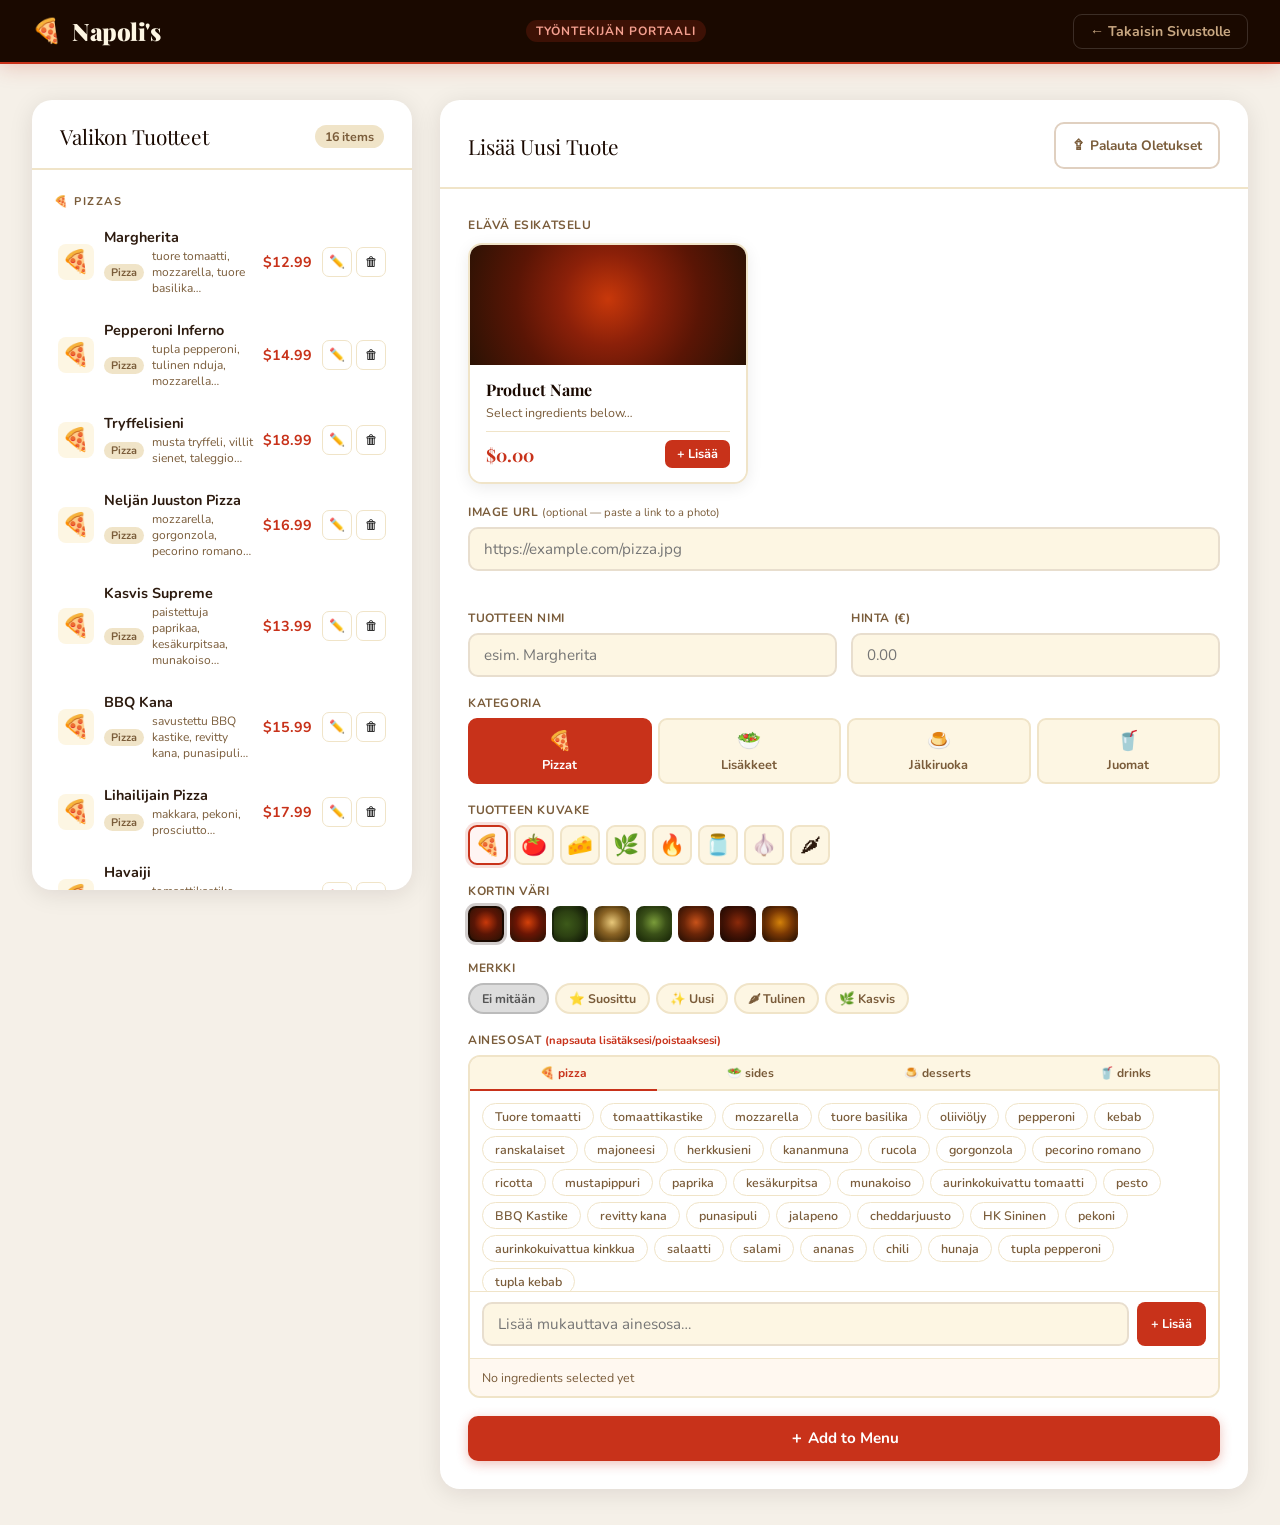
<file: manage-products.html>
<!DOCTYPE html>
<html lang="fi">
<head>
  <meta charset="UTF-8"/>
  <meta name="viewport" content="width=device-width, initial-scale=1.0"/>
  <title>Hallinnoi Valikkoa — Napolin Pizza</title>
  <link href="https://fonts.googleapis.com/css2?family=Playfair+Display:ital,wght@0,400;0,700;0,900;1,400&family=Nunito:wght@300;400;600;700&display=swap" rel="stylesheet"/>
  <script src="products.js"></script>
  <style>
    *, *::before, *::after { box-sizing: border-box; margin: 0; padding: 0; }

    :root {
      --red:      #C8321A;
      --red-dark: #9e2612;
      --orange:   #E85D04;
      --gold:     #F4C430;
      --cream:    #FDF6E3;
      --tan:      #F0E4C8;
      --dark:     #1A0900;
      --charcoal: #2C1A0E;
      --text:     #2C1A0E;
      --muted:    #7a5c3a;
      --white:    #ffffff;
      --green:    #2e7d44;
      --green-lt: #e8f5ec;
      --shadow:   0 4px 24px rgba(26,9,0,0.10);
      --radius:   12px;
      --radius-lg:20px;
      --t:        0.22s ease;
    }

    html { scroll-behavior: smooth; }
    body {
      font-family: 'Nunito', sans-serif;
      background: #f5f0e8;
      color: var(--text);
      min-height: 100vh;
    }

    /* ── Navbar ─────────────────────────────────────────────── */
    .navbar {
      position: sticky; top: 0; z-index: 100;
      display: flex; align-items: center; justify-content: space-between;
      padding: 0 32px; height: 64px;
      background: var(--dark);
      border-bottom: 2px solid var(--red);
      box-shadow: 0 2px 20px rgba(200,50,26,0.25);
    }
    .nav-logo {
      display: flex; align-items: center; gap: 10px;
      text-decoration: none;
    }
    .logo-text {
      font-family: 'Playfair Display', serif;
      font-size: 1.5rem; font-weight: 900;
      color: var(--cream); letter-spacing: -0.5px;
    }
    .nav-back {
      color: #c9a882; font-weight: 700; font-size: 0.88rem;
      text-decoration: none; padding: 7px 16px;
      border: 1.5px solid rgba(255,255,255,0.15);
      border-radius: 9px; transition: var(--t);
    }
    .nav-back:hover { color: var(--cream); border-color: rgba(255,255,255,0.35); }
    .nav-tag {
      background: rgba(200,50,26,0.2); color: #f4a090;
      font-size: 0.75rem; font-weight: 700; padding: 3px 10px;
      border-radius: 99px; text-transform: uppercase; letter-spacing: 1px;
    }

    /* ── Layout ──────────────────────────────────────────────── */
    .page {
      display: grid;
      grid-template-columns: 380px 1fr;
      gap: 28px;
      max-width: 1300px;
      margin: 0 auto;
      padding: 36px 32px;
      align-items: start;
    }

    /* ── Panel shared ────────────────────────────────────────── */
    .panel {
      background: var(--white);
      border-radius: var(--radius-lg);
      box-shadow: var(--shadow);
      overflow: hidden;
    }
    .panel-header {
      padding: 22px 28px 18px;
      border-bottom: 2px solid var(--tan);
      display: flex; align-items: center; justify-content: space-between;
    }
    .panel-title {
      font-family: 'Playfair Display', serif;
      font-size: 1.3rem; color: var(--dark);
    }
    .panel-count {
      background: var(--tan); color: var(--muted);
      font-size: 0.78rem; font-weight: 700;
      padding: 3px 10px; border-radius: 99px;
    }

    /* ── Product List ─────────────────────────────────────────── */
    .product-list { padding: 12px; max-height: calc(100vh - 180px); overflow-y: auto; }
    .product-list::-webkit-scrollbar { width: 6px; }
    .product-list::-webkit-scrollbar-track { background: var(--tan); border-radius: 3px; }
    .product-list::-webkit-scrollbar-thumb { background: var(--red); border-radius: 3px; }

    .cat-group-label {
      font-size: 0.7rem; font-weight: 700; text-transform: uppercase;
      letter-spacing: 1.5px; color: var(--muted);
      padding: 12px 10px 6px;
    }

    .product-row {
      display: flex; align-items: center; gap: 10px;
      padding: 10px 12px; border-radius: 10px;
      cursor: pointer; transition: var(--t);
      border: 2px solid transparent;
    }
    .product-row:hover { background: var(--cream); }
    .product-row.selected {
      background: #fff5f3;
      border-color: var(--red);
    }
    .product-row-icon {
      font-size: 1.4rem; flex-shrink: 0;
      width: 36px; height: 36px;
      display: flex; align-items: center; justify-content: center;
      background: var(--cream); border-radius: 8px;
    }
    .product-row-info { flex: 1; min-width: 0; }
    .product-row-name {
      font-weight: 700; font-size: 0.9rem;
      white-space: nowrap; overflow: hidden; text-overflow: ellipsis;
    }
    .product-row-meta {
      font-size: 0.75rem; color: var(--muted);
      display: flex; gap: 8px; align-items: center; margin-top: 1px;
    }
    .cat-pill {
      background: var(--tan); color: var(--muted);
      padding: 1px 7px; border-radius: 99px; font-size: 0.68rem; font-weight: 700;
      text-transform: capitalize;
    }
    .product-row-price { font-weight: 700; color: var(--red); font-size: 0.9rem; flex-shrink: 0; }

    .row-actions { display: flex; gap: 4px; flex-shrink: 0; }
    .icon-btn {
      width: 30px; height: 30px; border-radius: 7px;
      border: 1.5px solid var(--tan); background: white;
      cursor: pointer; display: flex; align-items: center; justify-content: center;
      font-size: 0.8rem; transition: var(--t);
    }
    .icon-btn.edit:hover  { border-color: var(--orange); color: var(--orange); background: #fff5ec; }
    .icon-btn.del:hover   { border-color: var(--red); color: var(--red); background: #fff2f0; }

    .list-empty {
      text-align: center; padding: 48px 20px; color: var(--muted);
      font-size: 0.9rem; display: flex; flex-direction: column;
      align-items: center; gap: 10px;
    }
    .list-empty-icon { font-size: 2.5rem; }

    /* ── Form Panel ───────────────────────────────────────────── */
    .form-panel { position: sticky; top: 88px; }
    .form-body { padding: 28px; }

    .form-group { margin-bottom: 18px; }
    .form-group label {
      display: block; font-weight: 700; font-size: 0.75rem;
      color: var(--muted); text-transform: uppercase;
      letter-spacing: 0.6px; margin-bottom: 7px;
    }
    .form-group input[type="text"],
    .form-group input[type="number"],
    .form-group select {
      width: 100%; padding: 10px 14px;
      border: 2px solid #e8dece; border-radius: 10px;
      font-family: 'Nunito', sans-serif; font-size: 0.95rem;
      background: var(--cream); color: var(--text);
      transition: var(--t); outline: none;
    }
    .form-group input:focus, .form-group select:focus {
      border-color: var(--red); background: white;
    }

    .form-row { display: grid; grid-template-columns: 1fr 1fr; gap: 14px; }

    /* Category + icon selectors */
    .cat-selector { display: flex; gap: 6px; flex-wrap: wrap; }
    .cat-opt {
      flex: 1; min-width: 70px; text-align: center;
      padding: 8px 6px; border: 2px solid var(--tan);
      border-radius: 9px; cursor: pointer; font-weight: 700;
      font-size: 0.8rem; color: var(--muted); background: var(--cream);
      transition: var(--t); user-select: none;
    }
    .cat-opt:hover { border-color: #c0906a; }
    .cat-opt.selected { background: var(--red); border-color: var(--red); color: white; }
    .cat-opt .cat-emoji { display: block; font-size: 1.2rem; margin-bottom: 2px; }

    .icon-selector { display: flex; gap: 6px; flex-wrap: wrap; }
    .icon-opt {
      width: 40px; height: 40px; border-radius: 9px;
      border: 2px solid var(--tan); cursor: pointer;
      display: flex; align-items: center; justify-content: center;
      font-size: 1.3rem; background: var(--cream); transition: var(--t);
    }
    .icon-opt:hover { border-color: #c0906a; background: white; }
    .icon-opt.selected { border-color: var(--red); background: #fff5f3; box-shadow: 0 0 0 3px rgba(200,50,26,0.15); }

    /* Badge selector */
    .badge-selector { display: flex; gap: 6px; flex-wrap: wrap; }
    .badge-opt {
      padding: 5px 12px; border-radius: 99px;
      border: 2px solid var(--tan); cursor: pointer;
      font-size: 0.78rem; font-weight: 700; color: var(--muted);
      background: var(--cream); transition: var(--t); user-select: none;
    }
    .badge-opt:hover { border-color: #c0906a; }
    .badge-opt.selected { background: var(--gold); border-color: var(--gold); color: var(--dark); }
    .badge-opt[data-val="spicy"].selected   { background: var(--red); border-color: var(--red); color: white; }
    .badge-opt[data-val="new"].selected     { background: #2e7d44; border-color: #2e7d44; color: white; }
    .badge-opt[data-val="veg"].selected     { background: #5aaa4a; border-color: #5aaa4a; color: white; }
    .badge-opt[data-val="none"].selected    { background: #ddd; border-color: #bbb; color: #555; }

    /* Colour picker */
    .color-selector { display: flex; gap: 6px; flex-wrap: wrap; }
    .color-opt {
      width: 36px; height: 36px; border-radius: 8px;
      border: 2.5px solid transparent; cursor: pointer;
      transition: var(--t);
    }
    .color-opt:hover { transform: scale(1.1); }
    .color-opt.selected { border-color: var(--dark); box-shadow: 0 0 0 3px rgba(26,9,0,0.2); }

    /* Ingredient section */
    .ingredient-section {
      border: 2px solid var(--tan); border-radius: 12px;
      overflow: hidden; margin-bottom: 18px;
    }
    .ingredient-tabs {
      display: flex; background: var(--cream);
      border-bottom: 2px solid var(--tan);
    }
    .ing-tab {
      flex: 1; padding: 8px 4px; text-align: center;
      font-size: 0.75rem; font-weight: 700; cursor: pointer;
      color: var(--muted); border-bottom: 2.5px solid transparent;
      margin-bottom: -2px; transition: var(--t);
    }
    .ing-tab.active { color: var(--red); border-bottom-color: var(--red); }

    .ingredient-list-wrap { padding: 12px; max-height: 200px; overflow-y: auto; }
    .ingredient-list-wrap::-webkit-scrollbar { width: 4px; }
    .ingredient-list-wrap::-webkit-scrollbar-thumb { background: var(--red); border-radius: 2px; }

    .ingredient-chips { display: flex; flex-wrap: wrap; gap: 6px; }
    .ing-chip {
      padding: 4px 12px; border-radius: 99px;
      border: 1.5px solid var(--tan); cursor: pointer;
      font-size: 0.78rem; font-weight: 600; color: var(--muted);
      background: white; transition: var(--t); user-select: none;
    }
    .ing-chip:hover { border-color: var(--red); color: var(--red); }
    .ing-chip.selected {
      background: var(--red); border-color: var(--red);
      color: white;
    }

    .add-ingredient-row {
      display: flex; gap: 8px; padding: 10px 12px 12px;
      border-top: 1.5px solid var(--tan);
    }
    .add-ingredient-row input {
      flex: 1; padding: 7px 12px;
      border: 1.5px solid var(--tan); border-radius: 8px;
      font-family: 'Nunito', sans-serif; font-size: 0.85rem;
      background: var(--cream); color: var(--text); outline: none;
      transition: var(--t);
    }
    .add-ingredient-row input:focus { border-color: var(--red); background: white; }
    .add-ingredient-row button {
      padding: 7px 14px; border-radius: 8px;
      background: var(--red); color: white; border: none;
      font-weight: 700; font-size: 0.8rem; cursor: pointer;
      font-family: 'Nunito', sans-serif; transition: var(--t);
    }
    .add-ingredient-row button:hover { background: var(--red-dark); }

    .selected-ingredients {
      display: flex; flex-wrap: wrap; gap: 5px;
      padding: 8px 12px; background: #fff8f0;
      border-top: 1.5px solid var(--tan); min-height: 38px;
    }
    .sel-ing-chip {
      padding: 3px 10px; border-radius: 99px;
      background: var(--red); color: white;
      font-size: 0.76rem; font-weight: 600;
      display: flex; align-items: center; gap: 5px;
    }
    .sel-ing-chip button {
      background: none; border: none; color: rgba(255,255,255,0.75);
      cursor: pointer; font-size: 0.75rem; padding: 0; line-height: 1;
      transition: var(--t);
    }
    .sel-ing-chip button:hover { color: white; }

    /* Preview card */
    .preview-section { margin-bottom: 20px; }
    .preview-label {
      font-size: 0.75rem; font-weight: 700; text-transform: uppercase;
      letter-spacing: 0.6px; color: var(--muted); margin-bottom: 10px;
    }
    .preview-card {
      border-radius: 14px; overflow: hidden;
      border: 2px solid var(--tan); box-shadow: 0 4px 16px rgba(0,0,0,0.08);
      max-width: 280px;
    }
    .preview-img {
      height: 120px; position: relative;
      display: flex; align-items: flex-start; justify-content: flex-end; padding: 10px;
    }
    .preview-body { padding: 14px 16px; background: white; }
    .preview-name {
      font-family: 'Playfair Display', serif;
      font-size: 1rem; font-weight: 700; color: var(--dark); margin-bottom: 4px;
    }
    .preview-desc { color: var(--muted); font-size: 0.78rem; line-height: 1.4; margin-bottom: 10px; }
    .preview-footer {
      display: flex; justify-content: space-between; align-items: center;
      padding-top: 8px; border-top: 1.5px solid var(--tan);
    }
    .preview-price { font-family: 'Playfair Display', serif; font-size: 1.1rem; font-weight: 700; color: var(--red); }
    .preview-add-btn {
      background: var(--red); color: white; border: none; border-radius: 7px;
      padding: 5px 12px; font-size: 0.8rem; font-weight: 700;
      font-family: 'Nunito', sans-serif;
    }

    /* Image URL field */
    .img-url-wrap {
      position: relative;
    }
    .img-url-wrap input {
      padding-right: 80px;
    }
    .img-url-clear {
      position: absolute; right: 8px; top: 50%; transform: translateY(-50%);
      background: #f0e4c8; border: none; border-radius: 6px;
      padding: 4px 10px; font-size: 0.75rem; font-weight: 700;
      color: var(--muted); cursor: pointer; transition: var(--t);
      display: none;
    }
    .img-url-clear:hover { background: #ffe0d0; color: var(--red); }
    .img-url-status {
      font-size: 0.75rem; margin-top: 5px; min-height: 16px;
      font-weight: 600;
    }
    .img-url-status.ok  { color: #2e7d44; }
    .img-url-status.err { color: var(--red); }

    /* Preview photo mode */
    .preview-img.has-photo {
      background-size: cover !important;
      background-position: center !important;
      background-color: #1a0900;
    }

    /* Color/icon section dim when photo is active */
    .dimmed { opacity: 0.4; pointer-events: none; transition: opacity 0.2s; }

    /* Action buttons */
    .form-actions { display: flex; gap: 10px; margin-top: 4px; }
    .btn-save {
      flex: 1; padding: 12px; border: none; border-radius: 10px;
      background: var(--red); color: white;
      font-family: 'Nunito', sans-serif; font-size: 0.95rem; font-weight: 700;
      cursor: pointer; transition: var(--t);
      box-shadow: 0 3px 12px rgba(200,50,26,0.3);
    }
    .btn-save:hover { background: var(--red-dark); transform: translateY(-1px); }
    .btn-cancel {
      padding: 12px 20px; border: 2px solid var(--tan); border-radius: 10px;
      background: white; color: var(--muted);
      font-family: 'Nunito', sans-serif; font-size: 0.95rem; font-weight: 700;
      cursor: pointer; transition: var(--t);
    }
    .btn-cancel:hover { border-color: var(--red); color: var(--red); }
    .btn-reset {
      padding: 12px 16px; border: 2px solid #e0d0c0; border-radius: 10px;
      background: white; color: var(--muted);
      font-family: 'Nunito', sans-serif; font-size: 0.85rem; font-weight: 700;
      cursor: pointer; transition: var(--t);
    }
    .btn-reset:hover { border-color: #c0906a; color: #a06030; }

    /* Delete confirm */
    .delete-confirm {
      display: none; position: fixed; inset: 0; z-index: 999;
      background: rgba(26,9,0,0.65); backdrop-filter: blur(4px);
      align-items: center; justify-content: center;
    }
    .delete-box {
      background: white; border-radius: var(--radius-lg);
      padding: 36px 32px; max-width: 360px; width: 90%;
      box-shadow: 0 20px 60px rgba(0,0,0,0.3);
      text-align: center; animation: popIn 0.25s ease;
    }
    @keyframes popIn {
      from { opacity: 0; transform: scale(0.93); }
      to   { opacity: 1; transform: scale(1); }
    }
    .delete-icon { font-size: 2.5rem; margin-bottom: 12px; }
    .delete-box h3 { font-family: 'Playfair Display', serif; font-size: 1.3rem; margin-bottom: 8px; }
    .delete-box p  { color: var(--muted); font-size: 0.9rem; margin-bottom: 24px; }
    .delete-btns   { display: flex; gap: 10px; }
    .btn-del-confirm {
      flex: 1; padding: 11px; border: none; border-radius: 10px;
      background: var(--red); color: white;
      font-family: 'Nunito', sans-serif; font-weight: 700; cursor: pointer; transition: var(--t);
    }
    .btn-del-confirm:hover { background: var(--red-dark); }
    .btn-del-cancel {
      flex: 1; padding: 11px; border: 2px solid var(--tan); border-radius: 10px;
      background: white; color: var(--muted);
      font-family: 'Nunito', sans-serif; font-weight: 700; cursor: pointer; transition: var(--t);
    }
    .btn-del-cancel:hover { border-color: var(--red); color: var(--red); }

    /* Toast */
    .toast {
      position: fixed; bottom: 28px; left: 50%;
      transform: translateX(-50%) translateY(20px);
      background: var(--dark); color: var(--cream);
      padding: 12px 26px; border-radius: 99px;
      font-weight: 600; font-size: 0.88rem; opacity: 0;
      transition: all 0.28s ease; z-index: 9999;
      pointer-events: none; white-space: nowrap;
      border: 1.5px solid rgba(255,255,255,0.12);
      box-shadow: 0 8px 32px rgba(0,0,0,0.3);
    }
    .toast.show { opacity: 1; transform: translateX(-50%) translateY(0); }

    /* Category colour swatches data */
    .swatch-pizza-img-1 { background: radial-gradient(circle at 50% 45%, #c8380a, #5a1505, #2a1204); }
    .swatch-pizza-img-2 { background: radial-gradient(circle at 50% 45%, #d4410a, #6b1504, #2a1204); }
    .swatch-pizza-img-3 { background: radial-gradient(circle at 40% 50%, #3d5a1a, #2c4012, #0d1305); }
    .swatch-pizza-img-4 { background: radial-gradient(circle at 50% 45%, #e8c87a, #8b6425, #3a2808); }
    .swatch-pizza-img-5 { background: radial-gradient(circle at 50% 45%, #7a9c3a, #3a5018, #1a2808); }
    .swatch-pizza-img-6 { background: radial-gradient(circle at 50% 45%, #c8521a, #6a2508, #2a1004); }
    .swatch-pizza-img-7 { background: radial-gradient(circle at 50% 45%, #8b2a0a, #4a1405, #1a0802); }
    .swatch-pizza-img-8 { background: radial-gradient(circle at 50% 45%, #d4820a, #7a3804, #2a1204); }
    .swatch-sides-img-1 { background: radial-gradient(circle at 50% 55%, #d4a84a, #7a5815, #2a1a08); }
    .swatch-sides-img-2 { background: radial-gradient(circle at 50% 45%, #6a9c2a, #2c5010, #0e2004); }
    .swatch-sides-img-3 { background: radial-gradient(circle at 50% 45%, #d4a030, #6a4810, #2a1a04); }
    .swatch-dessert-img-1 { background: radial-gradient(circle at 50% 45%, #5a3820, #28180a, #100804); }
    .swatch-dessert-img-2 { background: radial-gradient(circle at 50% 45%, #3a1a05, #7a3a10, #2a0c02); }
    .swatch-drinks-img-1 { background: radial-gradient(circle at 50% 40%, #1a4a6a, #081a2a, #040e18); }
    .swatch-drinks-img-2 { background: radial-gradient(circle at 50% 40%, #c00c0c, #600404, #200202); }
    .swatch-drinks-img-3 { background: radial-gradient(circle at 50% 40%, #d4a830, #6a4c10, #2a1e04); }

    /* Also need the full card-img classes for the preview */
    .pizza-img-1  { background: radial-gradient(circle at 50% 45%, #c8380a 0%, #8b2009 30%, #5a1505 60%, #2a1204 100%); }
    .pizza-img-2  { background: radial-gradient(circle at 50% 45%, #d4410a 0%, #a01e05 35%, #6b1504 65%, #2a1204 100%); }
    .pizza-img-3  { background: radial-gradient(circle at 40% 50%, #3d5a1a 0%, #4a6e21 20%, #2c4012 45%, #1a2608 65%, #0d1305 100%); }
    .pizza-img-4  { background: radial-gradient(circle at 50% 45%, #e8c87a 0%, #c4994a 30%, #8b6425 55%, #3a2808 100%); }
    .pizza-img-5  { background: radial-gradient(circle at 50% 45%, #7a9c3a 0%, #5a7828 30%, #3a5018 55%, #1a2808 100%); }
    .pizza-img-6  { background: radial-gradient(circle at 50% 45%, #c8521a 0%, #9e3a10 30%, #6a2508 55%, #2a1004 100%); }
    .pizza-img-7  { background: radial-gradient(circle at 50% 45%, #8b2a0a 0%, #6b1e08 30%, #4a1405 55%, #1a0802 100%); }
    .pizza-img-8  { background: radial-gradient(circle at 50% 45%, #d4820a 0%, #b85a05 30%, #7a3804 55%, #2a1204 100%); }
    .sides-img-1  { background: radial-gradient(circle at 50% 55%, #d4a84a 0%, #b8842a 35%, #7a5815 65%, #2a1a08 100%); }
    .sides-img-2  { background: radial-gradient(circle at 50% 45%, #6a9c2a 0%, #4c7818 30%, #2c5010 55%, #0e2004 100%); }
    .sides-img-3  { background: radial-gradient(circle at 50% 45%, #d4a030 0%, #a87020 30%, #6a4810 55%, #2a1a04 100%); }
    .dessert-img-1{ background: radial-gradient(circle at 50% 45%, #5a3820 0%, #3a2010 30%, #28180a 55%, #100804 100%); }
    .dessert-img-2{ background: radial-gradient(circle at 50% 45%, #3a1a05 0%, #5a2808 30%, #7a3a10 55%, #2a0c02 100%); }
    .drinks-img-1 { background: radial-gradient(circle at 50% 40%, #1a4a6a 0%, #0e3050 40%, #081a2a 70%, #040e18 100%); }
    .drinks-img-2 { background: radial-gradient(circle at 50% 40%, #c00c0c 0%, #900808 35%, #600404 65%, #200202 100%); }
    .drinks-img-3 { background: radial-gradient(circle at 50% 40%, #d4a830 0%, #a87820 35%, #6a4c10 65%, #2a1e04 100%); }

    .card-badge {
      background: var(--gold); color: var(--dark);
      border-radius: 99px; padding: 3px 10px;
      font-size: 0.72rem; font-weight: 700; z-index: 1;
    }
    .card-badge.spicy { background: var(--red); color: white; }
    .card-badge.new   { background: #3a9a5a; color: white; }
    .card-badge.veg   { background: #5aaa4a; color: white; }

    /* Responsive */
    @media (max-width: 960px) {
      .page { grid-template-columns: 1fr; }
      .form-panel { position: static; }
      .navbar { padding: 0 16px; }
    }
    @media (max-width: 600px) {
      .page { padding: 20px 16px; }
    }
  </style>
</head>
<body>

<!-- Navbar -->
<nav class="navbar">
  <a class="nav-logo" href="index.html">
    <span style="font-size:1.5rem">🍕</span>
    <span class="logo-text">Napoli's</span>
  </a>
  <span class="nav-tag">Työntekijän Portaali</span>
  <a class="nav-back" href="index.html">← Takaisin Sivustolle</a>
</nav>

<!-- Delete Confirm Modal -->
<div class="delete-confirm" id="delete-confirm">
  <div class="delete-box">
    <div class="delete-icon">🗑️</div>
    <h3>Poista Tuote?</h3>
    <p id="delete-name-msg">Tämä tuote poistetaan valikosta.</p>
    <div class="delete-btns">
      <button class="btn-del-cancel" onclick="closeDeleteConfirm()">Peruuta</button>
      <button class="btn-del-confirm" onclick="confirmDelete()">Poista</button>
    </div>
  </div>
</div>

<div class="toast" id="toast"></div>

<div class="page">

  <!-- ── LEFT: Product List ── -->
  <div class="panel">
    <div class="panel-header">
      <span class="panel-title">Valikon Tuotteet</span>
      <span class="panel-count" id="product-count">0 tuotetta</span>
    </div>
    <div class="product-list" id="product-list"></div>
  </div>

  <!-- ── RIGHT: Form ── -->
  <div class="panel form-panel" id="form-panel">
    <div class="panel-header">
      <span class="panel-title" id="form-title">Lisää Uusi Tuote</span>
      <button class="btn-reset" onclick="resetToDefaults()">⮸ Palauta Oletukset</button>
    </div>
    <div class="form-body">

      <!-- Live Preview -->
      <div class="preview-section">
        <div class="preview-label">Elävä Esikatselu</div>
        <div class="preview-card" id="preview-card">
          <div class="preview-img pizza-img-1" id="preview-img">
            <div class="card-badge" id="preview-badge" style="display:none"></div>
          </div>
          <div class="preview-body">
            <div class="preview-name" id="preview-name">Tuotteen Nimi</div>
            <div class="preview-desc" id="preview-desc">Valitse ainesosat alla…</div>
            <div class="preview-footer">
              <span class="preview-price" id="preview-price">€0.00</span>
              <button class="preview-add-btn">+ Lisää</button>
            </div>
          </div>
        </div>
      </div>

      <!-- Image URL -->
      <div class="form-group">
        <label>Image URL <span style="color:var(--muted);font-size:0.7rem;text-transform:none;letter-spacing:0;font-weight:400">(optional — paste a link to a photo)</span></label>
        <div class="img-url-wrap">
          <input type="text" id="f-img-url" placeholder="https://example.com/pizza.jpg" oninput="onImageUrlChange(this.value)"/>
          <button class="img-url-clear" id="img-url-clear" onclick="clearImageUrl()">✕ Clear</button>
        </div>
        <div class="img-url-status" id="img-url-status"></div>
      </div>

      <!-- Name + Price -->
      <div class="form-row">
        <div class="form-group">
          <label>Tuotteen Nimi</label>
          <input type="text" id="f-name" placeholder="esim. Margherita" oninput="updatePreview()"/>
        </div>
        <div class="form-group">
          <label>Hinta (€)</label>
          <input type="number" id="f-price" placeholder="0.00" step="0.01" min="0" oninput="updatePreview()"/>
        </div>
      </div>

      <!-- Category -->
      <div class="form-group">
        <label>Kategoria</label>
        <div class="cat-selector">
          <div class="cat-opt selected" data-val="pizza"    onclick="selectCat(this)"><span class="cat-emoji">🍕</span>Pizzat</div>
          <div class="cat-opt"          data-val="sides"    onclick="selectCat(this)"><span class="cat-emoji">🥗</span>Lisäkkeet</div>
          <div class="cat-opt"          data-val="desserts" onclick="selectCat(this)"><span class="cat-emoji">🍮</span>Jälkiruoka</div>
          <div class="cat-opt"          data-val="drinks"   onclick="selectCat(this)"><span class="cat-emoji">🥤</span>Juomat</div>
        </div>
      </div>

      <!-- Icon -->
      <div class="form-group">
        <label>Tuotteen Kuvake</label>
        <div class="icon-selector" id="icon-selector">
          <!-- populated by JS based on category -->
        </div>
      </div>

      <!-- Card Colour -->
      <div class="form-group">
        <label>Kortin Väri</label>
        <div class="color-selector" id="color-selector">
          <!-- populated by JS -->
        </div>
      </div>

      <!-- Badge -->
      <div class="form-group">
        <label>Merkki</label>
        <div class="badge-selector">
          <div class="badge-opt selected" data-val="none"    onclick="selectBadge(this)">Ei mitään</div>
          <div class="badge-opt"          data-val="popular" onclick="selectBadge(this)">⭐ Suosittu</div>
          <div class="badge-opt"          data-val="new"     onclick="selectBadge(this)">✨ Uusi</div>
          <div class="badge-opt"          data-val="spicy"   onclick="selectBadge(this)">🌶 Tulinen</div>
          <div class="badge-opt"          data-val="veg"     onclick="selectBadge(this)">🌿 Kasvis</div>
        </div>
      </div>

      <!-- Ingredients -->
      <div class="form-group">
        <label>Ainesosat <span style="color:var(--red);font-size:0.7rem;text-transform:none;letter-spacing:0">(napsauta lisätäksesi/poistaaksesi)</span></label>
        <div class="ingredient-section">
          <div class="ingredient-tabs" id="ingredient-tabs">
            <!-- tabs = category tabs, updated when category changes -->
          </div>
          <div class="ingredient-list-wrap">
            <div class="ingredient-chips" id="ingredient-chips"></div>
          </div>
          <div class="add-ingredient-row">
            <input type="text" id="new-ingredient-input" placeholder="Lisää mukauttava ainesosa…" onkeydown="if(event.key==='Enter')addNewIngredient()"/>
            <button onclick="addNewIngredient()">+ Lisää</button>
          </div>
          <div class="selected-ingredients" id="selected-ingredients">
            <span style="color:var(--muted);font-size:0.78rem;padding:2px 0">Ei vielä valittuja ainesosista</span>
          </div>
        </div>
      </div>

      <!-- Actions -->
      <div class="form-actions">
        <button class="btn-cancel" id="btn-cancel" onclick="cancelEdit()" style="display:none">Cancel</button>
        <button class="btn-save" id="btn-save" onclick="saveProduct()">＋ Add to Menu</button>
      </div>
    </div>
  </div>

</div>

<script>
// ─── State ────────────────────────────────────────────────────────────────
let editingId   = null;
let selectedCat = 'pizza';
let selectedIcon = '🍕';
let selectedColor = 'pizza-img-1';
let selectedBadge = 'none';
let selectedIngredients = [];
let selectedImageUrl = null;
let deleteTargetId = null;
let activeIngTab = null;  // which category tab is showing in ingredient panel

const CAT_ICONS = {
  pizza:    ['🍕','🍅','🧀','🌿','🔥','🫙','🧄','🌶'],
  sides:    ['🥗','🧄','🫙','🥙','🥚','🍞','🫒','🥬'],
  desserts: ['🍮','🍫','🍰','🍨','🧁','🍓','☕','🍬'],
  drinks:   ['🥤','🍺','🍷','☕','🧃','💧','🫗','🧊'],
};

const CAT_COLORS = {
  pizza:    ['pizza-img-1','pizza-img-2','pizza-img-3','pizza-img-4','pizza-img-5','pizza-img-6','pizza-img-7','pizza-img-8'],
  sides:    ['sides-img-1','sides-img-2','sides-img-3','pizza-img-1','pizza-img-5','pizza-img-4'],
  desserts: ['dessert-img-1','dessert-img-2','pizza-img-1','pizza-img-4','pizza-img-8'],
  drinks:   ['drinks-img-1','drinks-img-2','drinks-img-3','pizza-img-1','dessert-img-1'],
};

const BADGE_DISPLAY = {
  none:    null,
  popular: { label: '⭐ Popular', cls: '' },
  spicy:   { label: '🌶 Spicy',   cls: 'spicy' },
  new:     { label: '✨ New',      cls: 'new' },
  veg:     { label: '🌿 Veg',     cls: 'veg' },
};

// ─── Init ─────────────────────────────────────────────────────────────────
document.addEventListener('DOMContentLoaded', () => {
  renderList();
  rebuildIconPicker();
  rebuildColorPicker();
  rebuildIngredientPanel();
  updatePreview();
});

// ─── Product List ─────────────────────────────────────────────────────────
function renderList() {
  const products = ProductStore.getAll();
  const list = document.getElementById('product-list');
  document.getElementById('product-count').textContent = products.length + ' item' + (products.length !== 1 ? 's' : '');

  if (products.length === 0) {
    list.innerHTML = `<div class="list-empty"><div class="list-empty-icon">🍽️</div><p>No products yet.<br/>Use the form to add your first one.</p></div>`;
    return;
  }

  // Group by category
  const cats = ['pizza','sides','desserts','drinks'];
  const catLabels = { pizza:'🍕 Pizzas', sides:'🥗 Sides', desserts:'🍮 Desserts', drinks:'🥤 Drinks' };
  list.innerHTML = '';

  cats.forEach(cat => {
    const items = products.filter(p => p.category === cat);
    if (items.length === 0) return;
    const lbl = document.createElement('div');
    lbl.className = 'cat-group-label';
    lbl.textContent = catLabels[cat];
    list.appendChild(lbl);

    items.forEach(p => {
      const row = document.createElement('div');
      row.className = 'product-row' + (editingId === p.id ? ' selected' : '');
      row.id = 'row-' + p.id;
      row.innerHTML = `
        <div class="product-row-icon">${p.icon}</div>
        <div class="product-row-info">
          <div class="product-row-name">${p.name}</div>
          <div class="product-row-meta">
            <span class="cat-pill">${p.category}</span>
            <span>${p.ingredients.slice(0,3).join(', ')}${p.ingredients.length > 3 ? '…' : ''}</span>
          </div>
        </div>
        <span class="product-row-price">$${parseFloat(p.price).toFixed(2)}</span>
        <div class="row-actions">
          <button class="icon-btn edit" title="Edit" onclick="editProduct('${p.id}', event)">✏️</button>
          <button class="icon-btn del"  title="Remove" onclick="askDelete('${p.id}', '${p.name.replace(/'/g,"\\'")}', event)">🗑</button>
        </div>
      `;
      list.appendChild(row);
    });
  });
}

// ─── Form helpers ─────────────────────────────────────────────────────────
function selectCat(el) {
  document.querySelectorAll('.cat-opt').forEach(o => o.classList.remove('selected'));
  el.classList.add('selected');
  selectedCat = el.dataset.val;
  // Reset color & icon to first for this category
  selectedIcon  = CAT_ICONS[selectedCat][0];
  selectedColor = CAT_COLORS[selectedCat][0];
  rebuildIconPicker();
  rebuildColorPicker();
  rebuildIngredientPanel();
  updatePreview();
}

function rebuildIconPicker() {
  const wrap = document.getElementById('icon-selector');
  wrap.innerHTML = '';
  CAT_ICONS[selectedCat].forEach(icon => {
    const el = document.createElement('div');
    el.className = 'icon-opt' + (icon === selectedIcon ? ' selected' : '');
    el.textContent = icon;
    el.onclick = () => { selectedIcon = icon; rebuildIconPicker(); updatePreview(); };
    wrap.appendChild(el);
  });
}

function rebuildColorPicker() {
  const wrap = document.getElementById('color-selector');
  wrap.innerHTML = '';
  CAT_COLORS[selectedCat].forEach(cls => {
    const el = document.createElement('div');
    el.className = 'color-opt swatch-' + cls + (cls === selectedColor ? ' selected' : '');
    el.title = cls;
    el.onclick = () => { selectedColor = cls; rebuildColorPicker(); updatePreview(); };
    wrap.appendChild(el);
  });
}

function selectBadge(el) {
  document.querySelectorAll('.badge-opt').forEach(o => o.classList.remove('selected'));
  el.classList.add('selected');
  selectedBadge = el.dataset.val;
  updatePreview();
}

// ─── Ingredient panel ─────────────────────────────────────────────────────
function rebuildIngredientPanel() {
  // The panel shows all ingredient categories as tabs
  const lib = ProductStore.getIngredients();
  const allCats = Object.keys(lib);
  activeIngTab = activeIngTab && lib[activeIngTab] ? activeIngTab : selectedCat;

  // Tabs
  const tabsEl = document.getElementById('ingredient-tabs');
  const catIcons = { pizza:'🍕', sides:'🥗', desserts:'🍮', drinks:'🥤' };
  tabsEl.innerHTML = allCats.map(c =>
    `<div class="ing-tab ${c === activeIngTab ? 'active' : ''}" onclick="switchIngTab('${c}')">${catIcons[c] || ''} ${c}</div>`
  ).join('');

  renderIngredientChips();
  renderSelectedChips();
}

function switchIngTab(cat) {
  activeIngTab = cat;
  document.querySelectorAll('.ing-tab').forEach(t => t.classList.toggle('active', t.textContent.includes(cat)));
  renderIngredientChips();
}

function renderIngredientChips() {
  const lib = ProductStore.getIngredients();
  const list = lib[activeIngTab] || [];
  const wrap = document.getElementById('ingredient-chips');
  wrap.innerHTML = '';
  list.forEach(ing => {
    const chip = document.createElement('div');
    chip.className = 'ing-chip' + (selectedIngredients.includes(ing) ? ' selected' : '');
    chip.textContent = ing;
    chip.onclick = () => toggleIngredient(ing);
    wrap.appendChild(chip);
  });
}

function toggleIngredient(ing) {
  const idx = selectedIngredients.indexOf(ing);
  if (idx === -1) selectedIngredients.push(ing);
  else selectedIngredients.splice(idx, 1);
  renderIngredientChips();
  renderSelectedChips();
  updatePreview();
}

function renderSelectedChips() {
  const wrap = document.getElementById('selected-ingredients');
  if (selectedIngredients.length === 0) {
    wrap.innerHTML = '<span style="color:var(--muted);font-size:0.78rem;padding:2px 0">No ingredients selected yet</span>';
    return;
  }
  wrap.innerHTML = selectedIngredients.map(ing => `
    <div class="sel-ing-chip">
      ${ing}
      <button onclick="toggleIngredient('${ing.replace(/'/g,"\\'")}')">✕</button>
    </div>
  `).join('');
}

function addNewIngredient() {
  const input = document.getElementById('new-ingredient-input');
  const val = input.value.trim();
  if (!val) return;
  ProductStore.addIngredient(activeIngTab, val);
  if (!selectedIngredients.includes(val)) selectedIngredients.push(val);
  input.value = '';
  rebuildIngredientPanel();
  updatePreview();
  showToast(`"${val}" added to ${activeIngTab} ingredients!`);
}

// ─── Image URL handling ───────────────────────────────────────────────────
let imgLoadTimer;
function onImageUrlChange(val) {
  clearTimeout(imgLoadTimer);
  const status = document.getElementById('img-url-status');
  const clearBtn = document.getElementById('img-url-clear');
  const trimmed = val.trim();

  if (!trimmed) {
    selectedImageUrl = null;
    status.textContent = '';
    status.className = 'img-url-status';
    clearBtn.style.display = 'none';
    setColorIconDimmed(false);
    updatePreview();
    return;
  }

  clearBtn.style.display = 'inline-block';
  status.textContent = 'Checking image…';
  status.className = 'img-url-status';

  imgLoadTimer = setTimeout(() => {
    const img = new Image();
    img.onload = () => {
      selectedImageUrl = trimmed;
      status.textContent = '✓ Image loaded successfully';
      status.className = 'img-url-status ok';
      setColorIconDimmed(true);
      updatePreview();
    };
    img.onerror = () => {
      selectedImageUrl = null;
      status.textContent = '✗ Could not load image — check the URL';
      status.className = 'img-url-status err';
      setColorIconDimmed(false);
      updatePreview();
    };
    img.src = trimmed;
  }, 600);
}

function clearImageUrl() {
  document.getElementById('f-img-url').value = '';
  selectedImageUrl = null;
  document.getElementById('img-url-clear').style.display = 'none';
  document.getElementById('img-url-status').textContent = '';
  document.getElementById('img-url-status').className = 'img-url-status';
  setColorIconDimmed(false);
  updatePreview();
}

function setColorIconDimmed(dim) {
  ['color-selector','icon-selector'].forEach(id => {
    document.getElementById(id).closest('.form-group').classList.toggle('dimmed', dim);
  });
}

// ─── Live Preview ─────────────────────────────────────────────────────────
function updatePreview() {
  const name  = document.getElementById('f-name').value.trim() || 'Product Name';
  const price = parseFloat(document.getElementById('f-price').value) || 0;
  const desc  = selectedIngredients.length > 0 ? selectedIngredients.join(', ') : 'Select ingredients below…';

  document.getElementById('preview-name').textContent  = name;
  document.getElementById('preview-desc').textContent  = desc;
  document.getElementById('preview-price').textContent = '$' + price.toFixed(2);

  const imgEl = document.getElementById('preview-img');
  if (selectedImageUrl) {
    imgEl.className = 'preview-img has-photo';
    imgEl.style.backgroundImage = `url('${selectedImageUrl}')`;
  } else {
    imgEl.className = 'preview-img ' + selectedColor;
    imgEl.style.backgroundImage = '';
  }

  const badgeEl = document.getElementById('preview-badge');
  const bd = BADGE_DISPLAY[selectedBadge];
  if (bd) {
    badgeEl.style.display = 'block';
    badgeEl.className = 'card-badge ' + bd.cls;
    badgeEl.textContent = bd.label;
  } else {
    badgeEl.style.display = 'none';
  }
}

// ─── Save / Edit / Delete ─────────────────────────────────────────────────
function saveProduct() {
  const name  = document.getElementById('f-name').value.trim();
  const price = parseFloat(document.getElementById('f-price').value);

  if (!name) { showToast('⚠️ Please enter a product name'); return; }
  if (isNaN(price) || price <= 0) { showToast('⚠️ Please enter a valid price'); return; }
  if (selectedIngredients.length === 0) { showToast('⚠️ Add at least one ingredient'); return; }

  const data = {
    name, price, category: selectedCat,
    icon: selectedIcon, colorClass: selectedColor,
    imageUrl: selectedImageUrl || null,
    badge: selectedBadge === 'none' ? null : selectedBadge,
    ingredients: [...selectedIngredients]
  };

  if (editingId) {
    ProductStore.update(editingId, data);
    showToast(`✅ "${name}" updated!`);
    editingId = null;
    document.getElementById('btn-cancel').style.display = 'none';
    document.getElementById('btn-save').textContent = '＋ Add to Menu';
    document.getElementById('form-title').textContent = 'Add New Item';
  } else {
    ProductStore.add(data);
    showToast(`🎉 "${name}" added to the menu!`);
  }

  resetForm();
  renderList();
}

function editProduct(id, e) {
  e && e.stopPropagation();
  const p = ProductStore.getById(id);
  if (!p) return;

  editingId = id;
  document.getElementById('f-name').value  = p.name;
  document.getElementById('f-price').value = p.price;
  selectedCat   = p.category;
  selectedIcon  = p.icon;
  selectedColor = p.colorClass || CAT_COLORS[p.category][0];
  selectedBadge = p.badge || 'none';
  selectedIngredients = [...p.ingredients];

  // Populate image URL
  const urlInput = document.getElementById('f-img-url');
  urlInput.value = p.imageUrl || '';
  if (p.imageUrl) {
    selectedImageUrl = p.imageUrl;
    document.getElementById('img-url-clear').style.display = 'inline-block';
    document.getElementById('img-url-status').textContent = '✓ Image loaded successfully';
    document.getElementById('img-url-status').className = 'img-url-status ok';
    setColorIconDimmed(true);
  } else {
    selectedImageUrl = null;
    document.getElementById('img-url-clear').style.display = 'none';
    document.getElementById('img-url-status').textContent = '';
    document.getElementById('img-url-status').className = 'img-url-status';
    setColorIconDimmed(false);
  }

  // Update UI
  document.querySelectorAll('.cat-opt').forEach(o => o.classList.toggle('selected', o.dataset.val === selectedCat));
  document.querySelectorAll('.badge-opt').forEach(o => o.classList.toggle('selected', o.dataset.val === selectedBadge));

  rebuildIconPicker();
  rebuildColorPicker();
  activeIngTab = selectedCat;
  rebuildIngredientPanel();
  updatePreview();

  document.getElementById('btn-cancel').style.display = 'inline-block';
  document.getElementById('btn-save').textContent = '💾 Save Changes';
  document.getElementById('form-title').textContent = 'Edit: ' + p.name;

  // Highlight row
  document.querySelectorAll('.product-row').forEach(r => r.classList.remove('selected'));
  const row = document.getElementById('row-' + id);
  if (row) { row.classList.add('selected'); row.scrollIntoView({ behavior: 'smooth', block: 'nearest' }); }

  // Scroll form into view on mobile
  document.getElementById('form-panel').scrollIntoView({ behavior: 'smooth', block: 'start' });
}

function cancelEdit() {
  editingId = null;
  resetForm();
  renderList();
  document.getElementById('btn-cancel').style.display = 'none';
  document.getElementById('btn-save').textContent = '＋ Add to Menu';
  document.getElementById('form-title').textContent = 'Add New Item';
}

function resetForm() {
  document.getElementById('f-name').value  = '';
  document.getElementById('f-price').value = '';
  document.getElementById('f-img-url').value = '';
  selectedImageUrl = null;
  document.getElementById('img-url-clear').style.display = 'none';
  document.getElementById('img-url-status').textContent = '';
  document.getElementById('img-url-status').className = 'img-url-status';
  setColorIconDimmed(false);
  selectedCat   = 'pizza';
  selectedIcon  = '🍕';
  selectedColor = 'pizza-img-1';
  selectedBadge = 'none';
  selectedIngredients = [];
  document.querySelectorAll('.cat-opt').forEach(o => o.classList.toggle('selected', o.dataset.val === 'pizza'));
  document.querySelectorAll('.badge-opt').forEach(o => o.classList.toggle('selected', o.dataset.val === 'none'));
  rebuildIconPicker();
  rebuildColorPicker();
  activeIngTab = 'pizza';
  rebuildIngredientPanel();
  updatePreview();
}

// ─── Delete ───────────────────────────────────────────────────────────────
function askDelete(id, name, e) {
  e && e.stopPropagation();
  deleteTargetId = id;
  document.getElementById('delete-name-msg').textContent = `"${name}" will be removed from the menu.`;
  document.getElementById('delete-confirm').style.display = 'flex';
}
function closeDeleteConfirm() {
  document.getElementById('delete-confirm').style.display = 'none';
  deleteTargetId = null;
}
function confirmDelete() {
  if (!deleteTargetId) return;
  ProductStore.remove(deleteTargetId);
  if (editingId === deleteTargetId) cancelEdit();
  deleteTargetId = null;
  closeDeleteConfirm();
  renderList();
  showToast('🗑️ Product removed from menu');
}

// ─── Reset Defaults ───────────────────────────────────────────────────────
function resetToDefaults() {
  if (!confirm('Reset the entire menu back to the default products? This cannot be undone.')) return;
  ProductStore.reset();
  cancelEdit();
  renderList();
  showToast('↺ Menu reset to defaults');
}

// ─── Toast ────────────────────────────────────────────────────────────────
let toastTimer;
function showToast(msg) {
  const t = document.getElementById('toast');
  t.textContent = msg;
  t.classList.add('show');
  clearTimeout(toastTimer);
  toastTimer = setTimeout(() => t.classList.remove('show'), 3000);
}

// Close delete modal on overlay click
document.getElementById('delete-confirm').addEventListener('click', e => {
  if (e.target === e.currentTarget) closeDeleteConfirm();
});
</script>
</body>
</html>
</file>
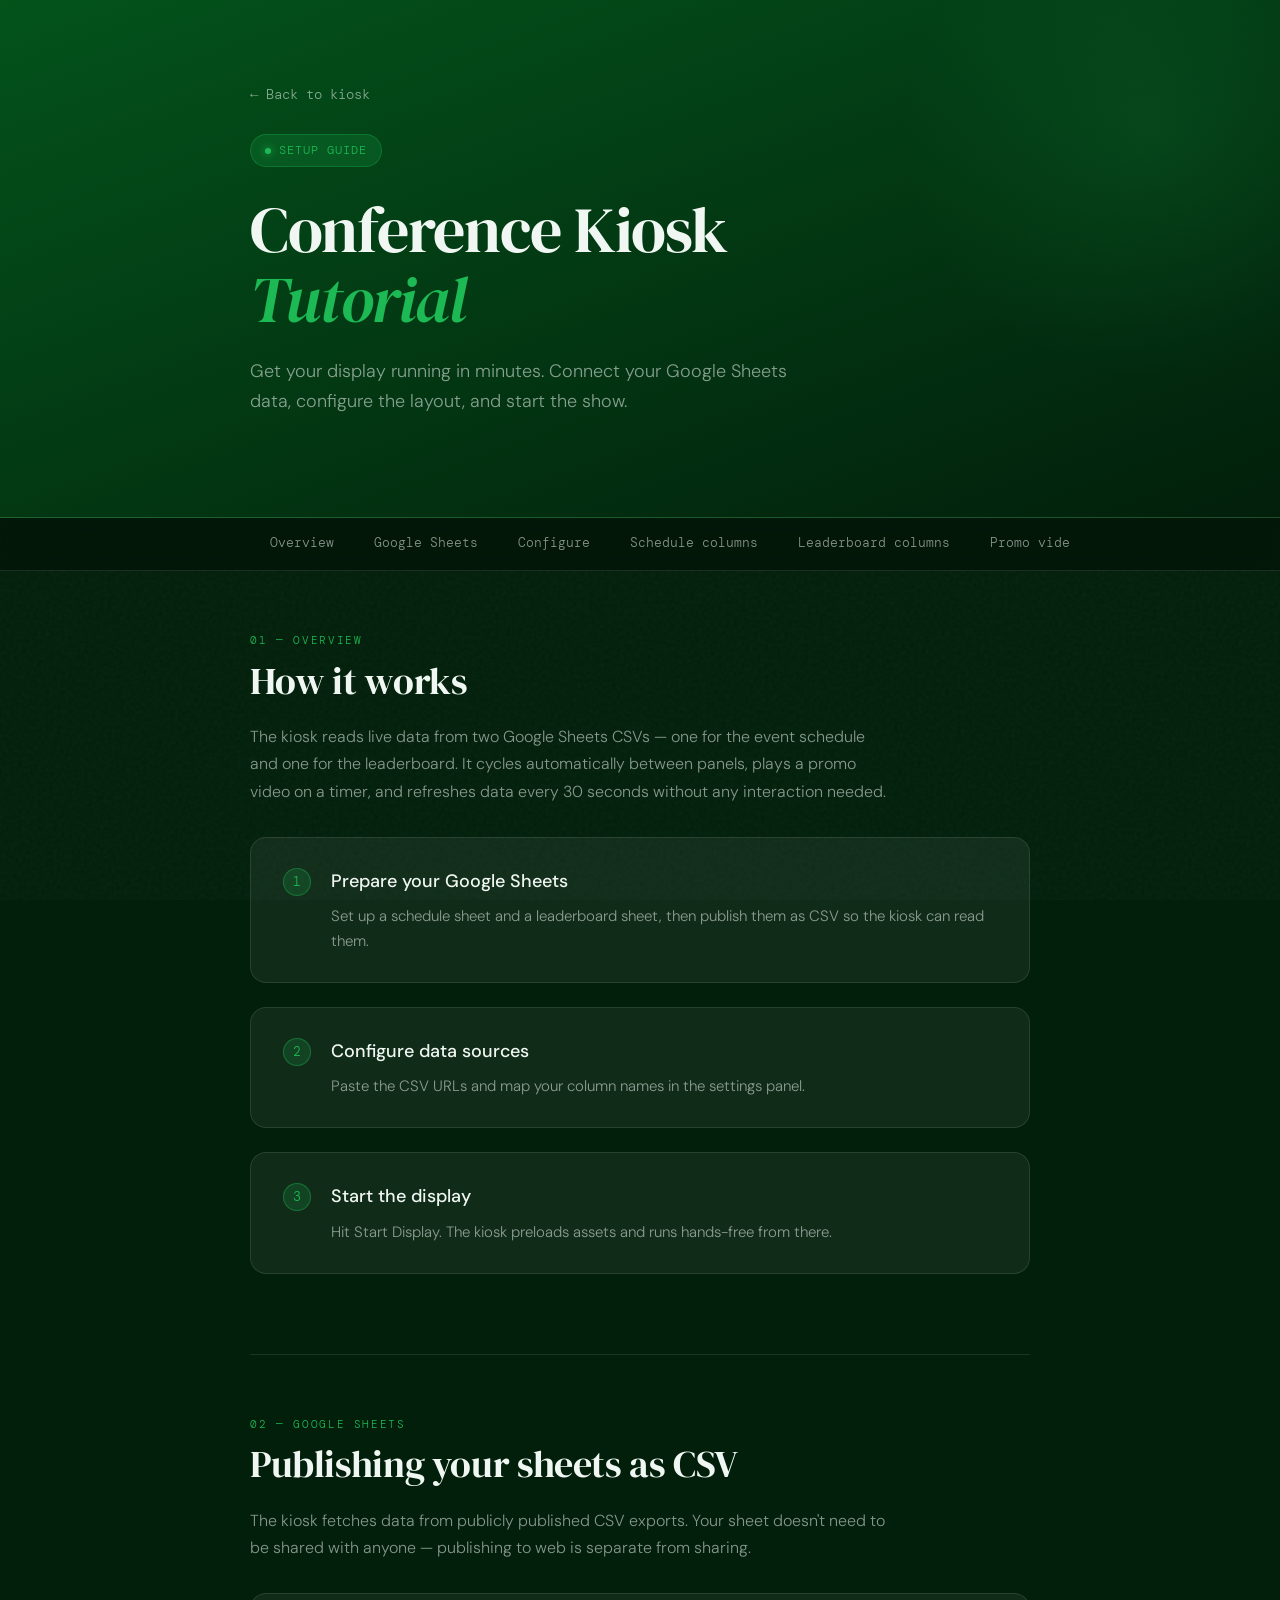
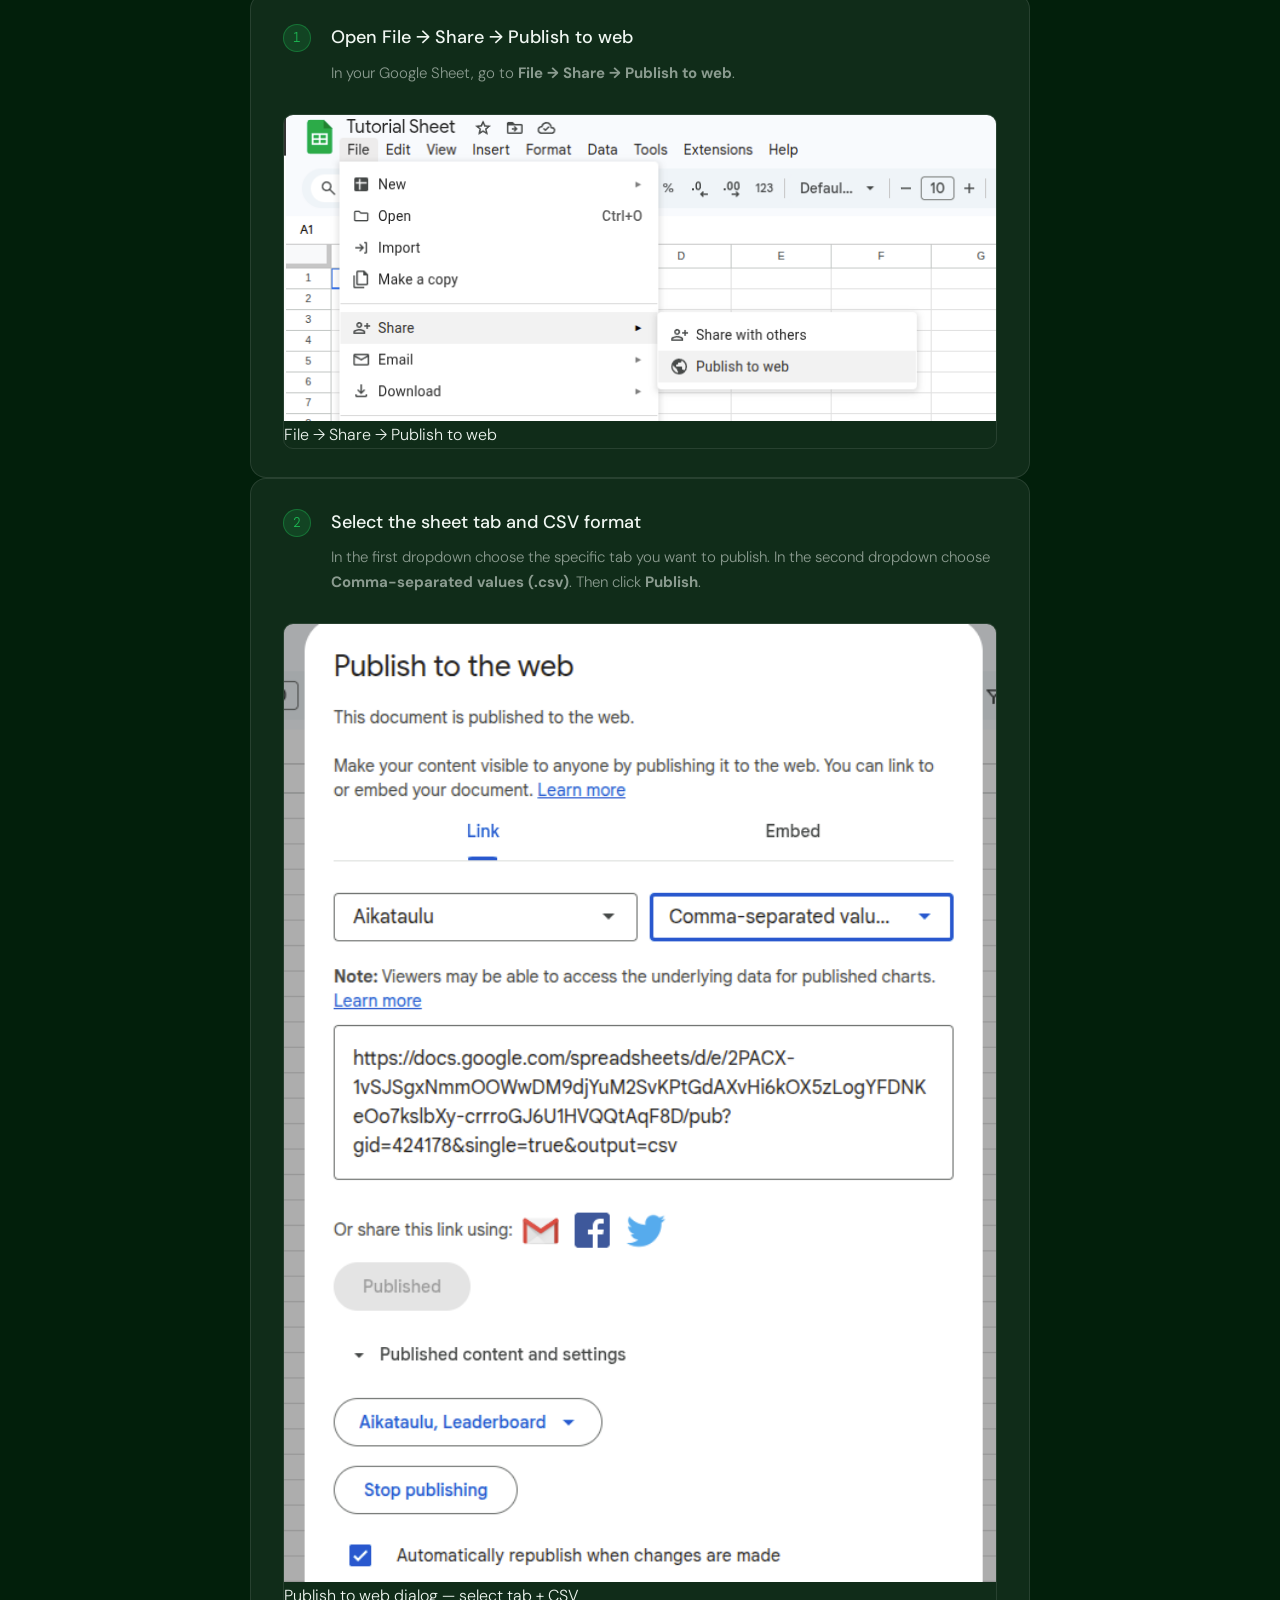
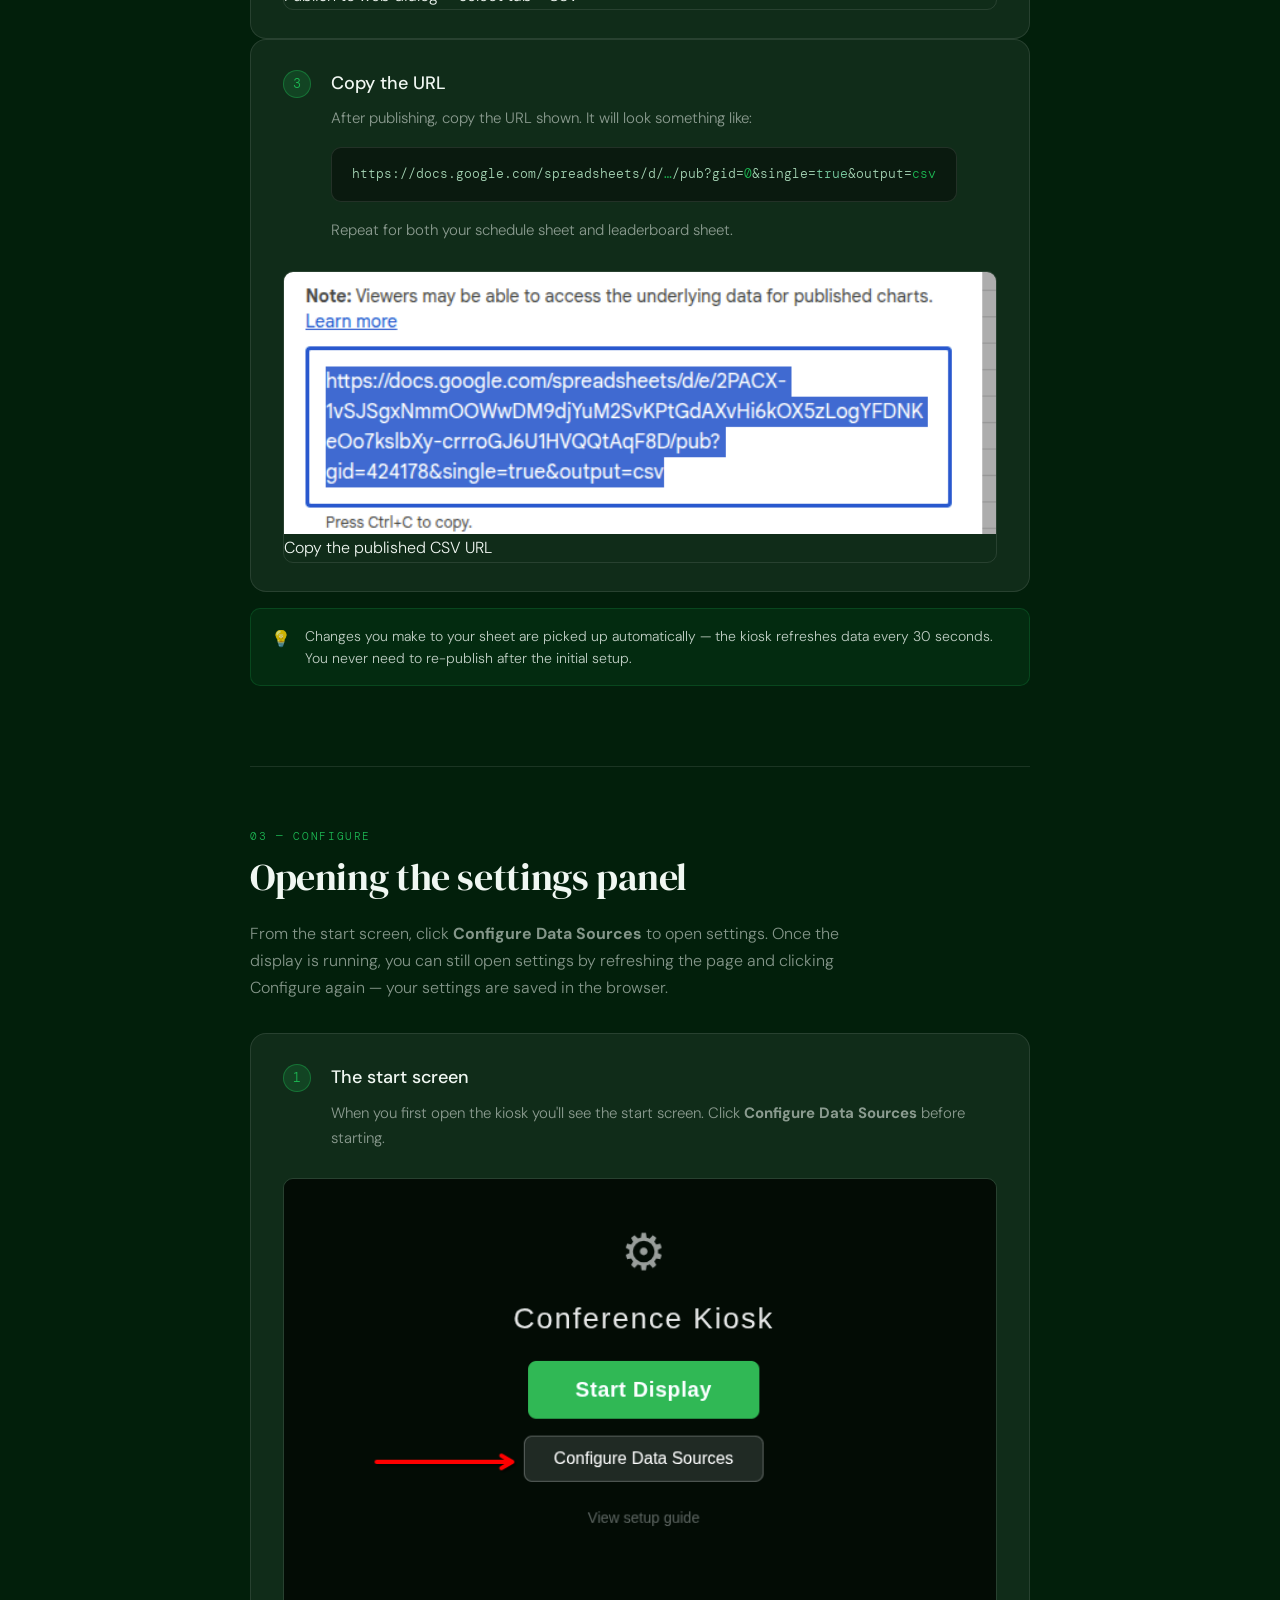
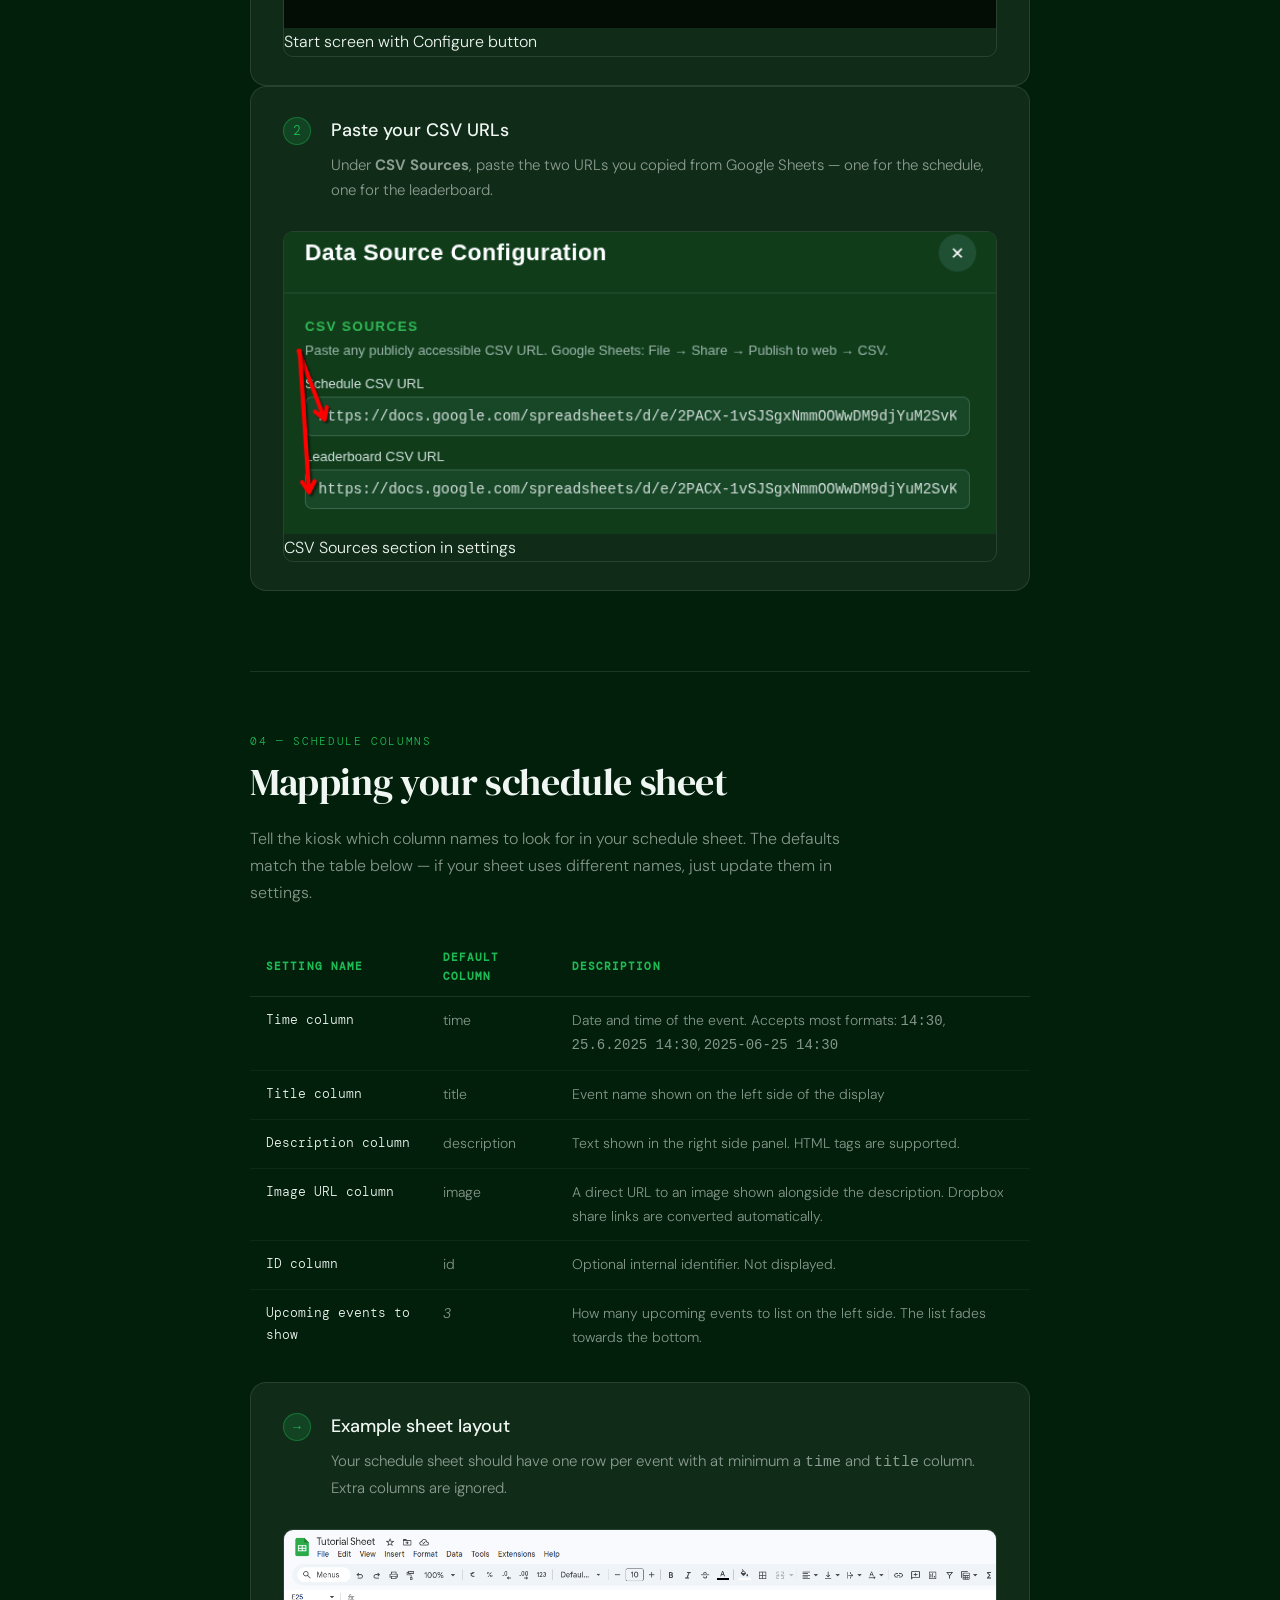
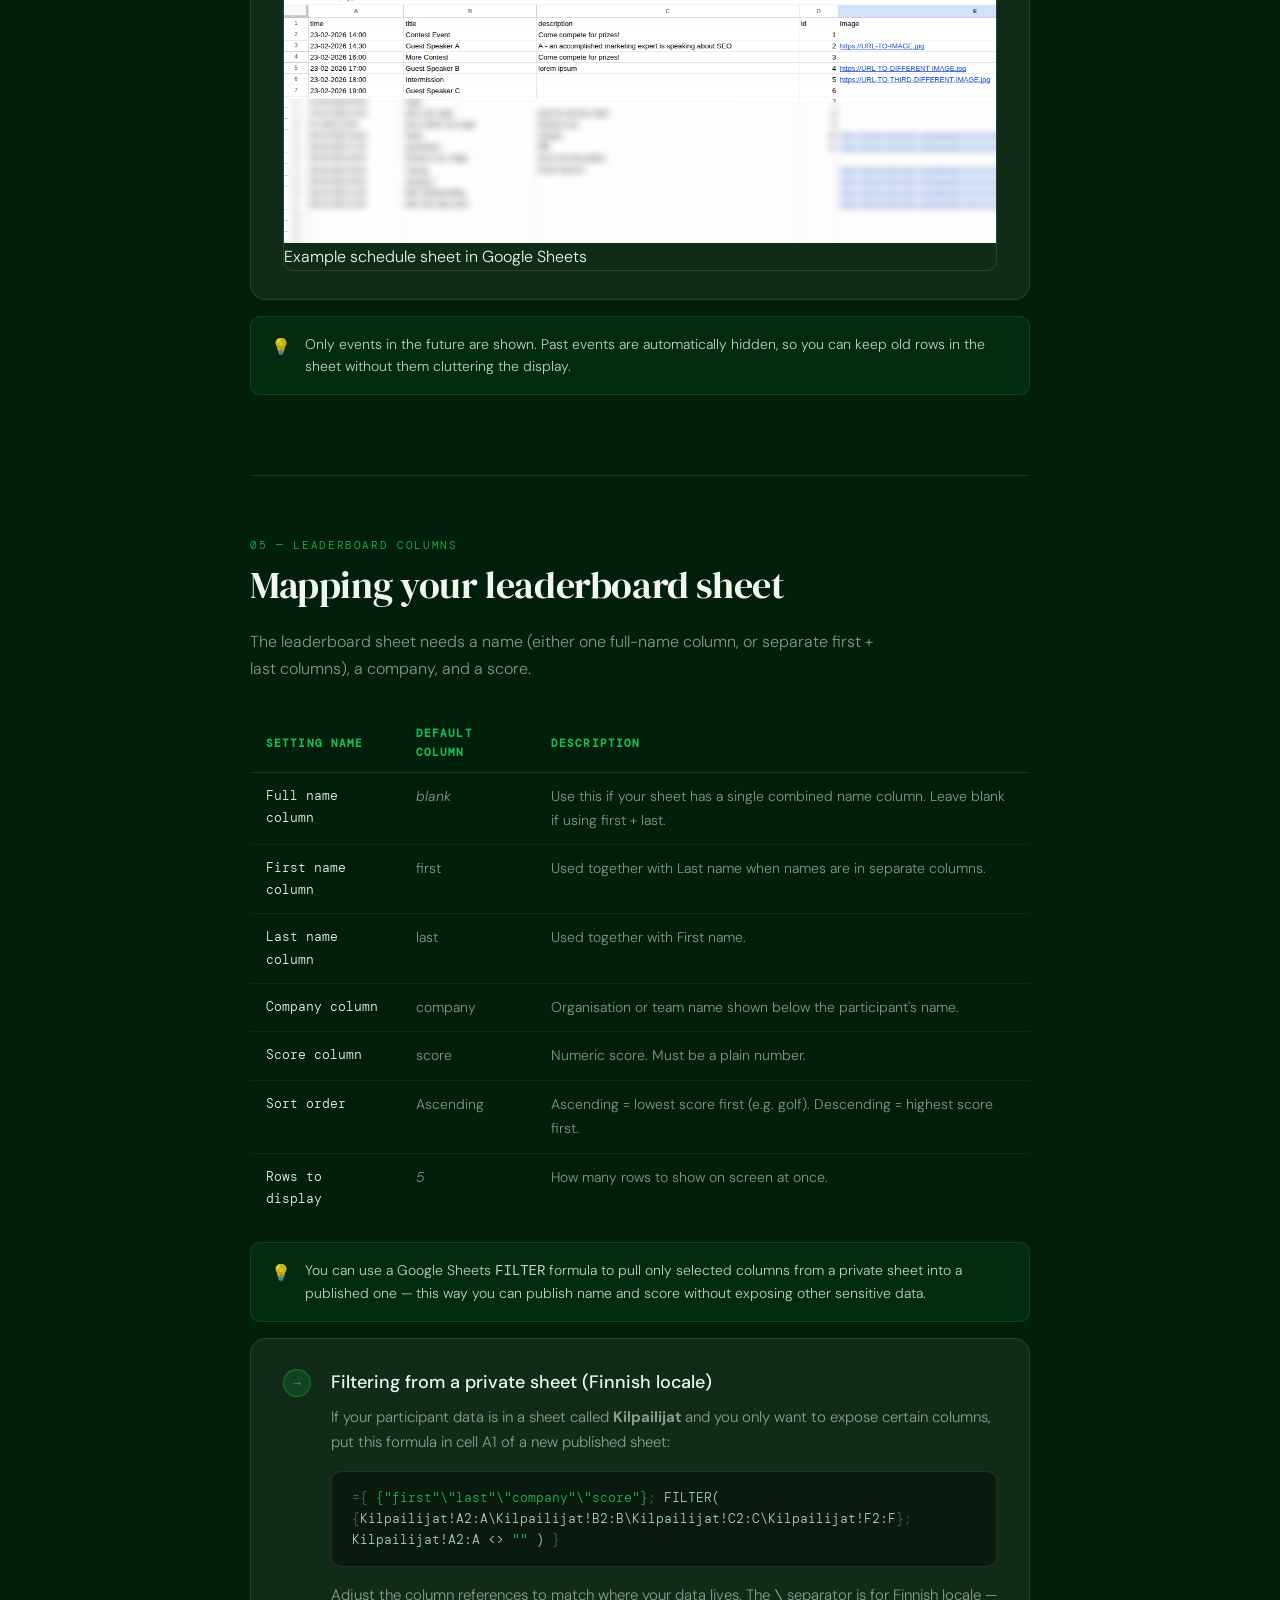
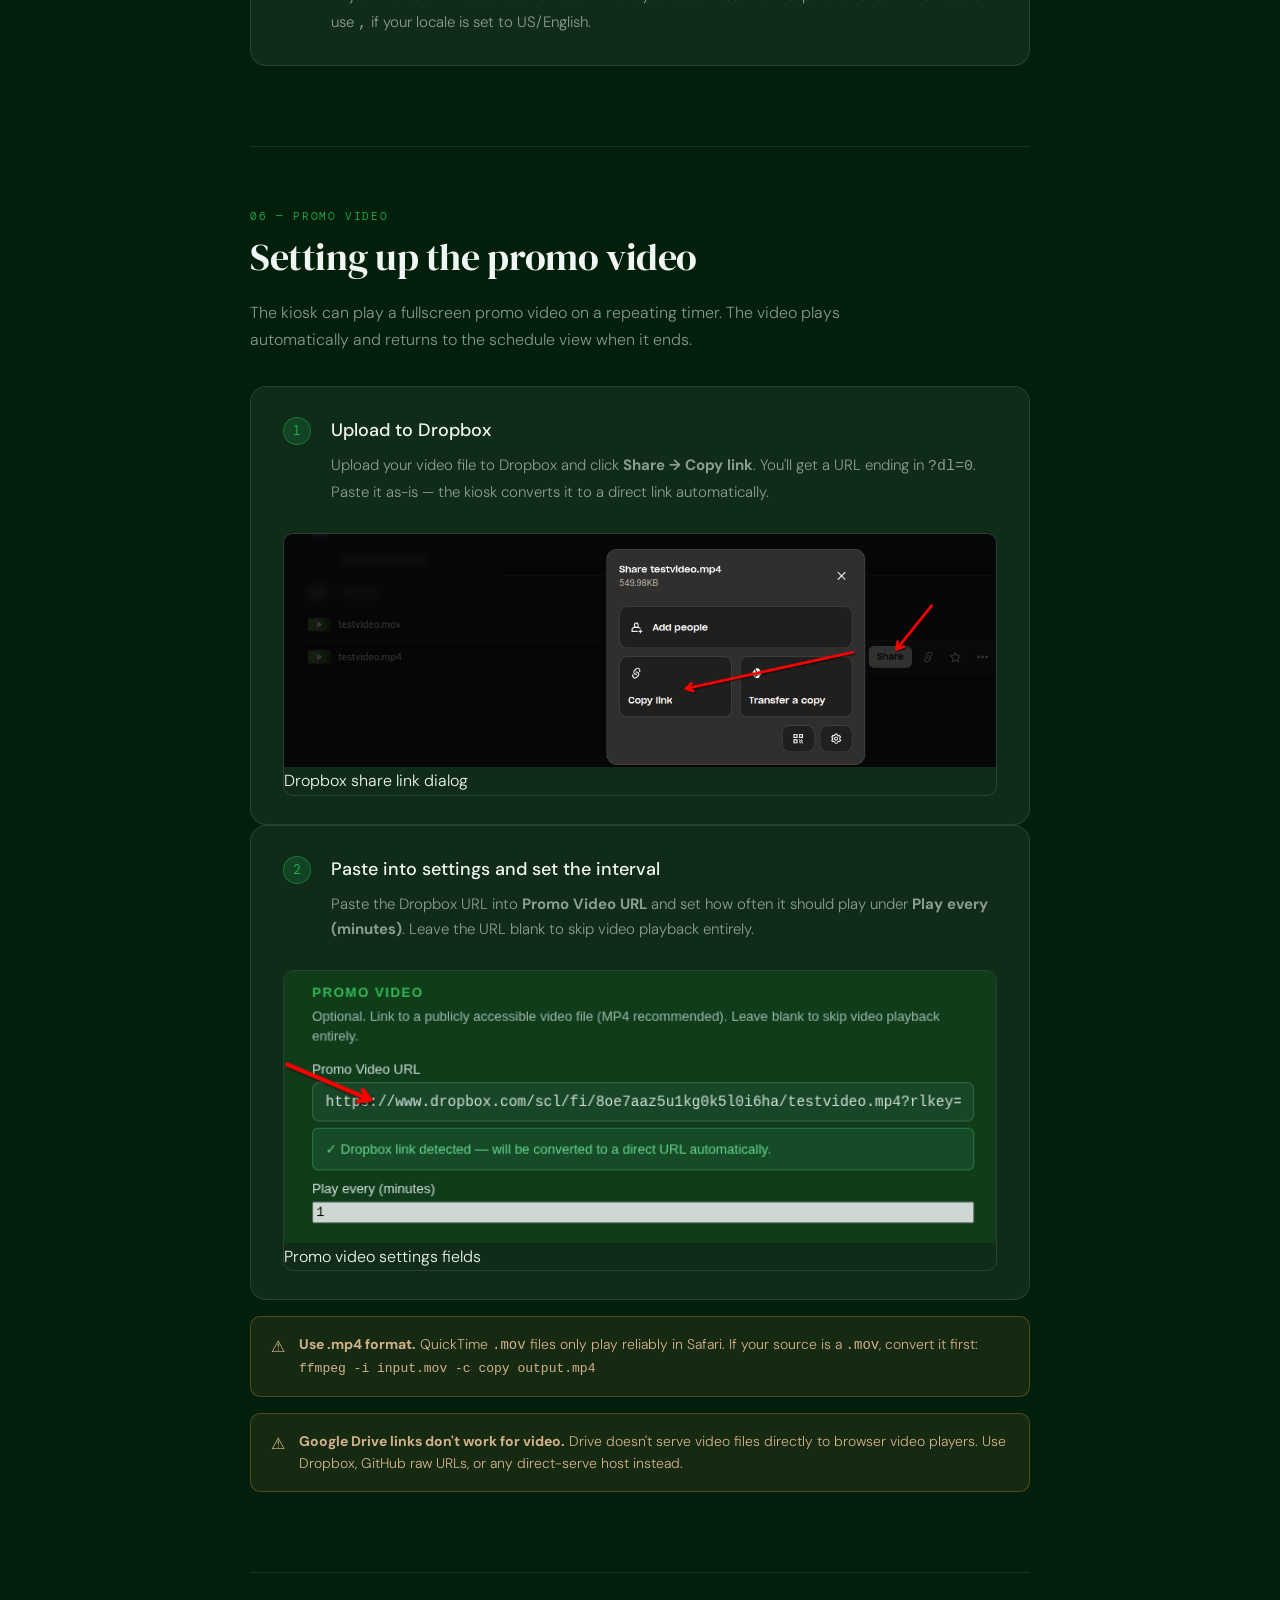
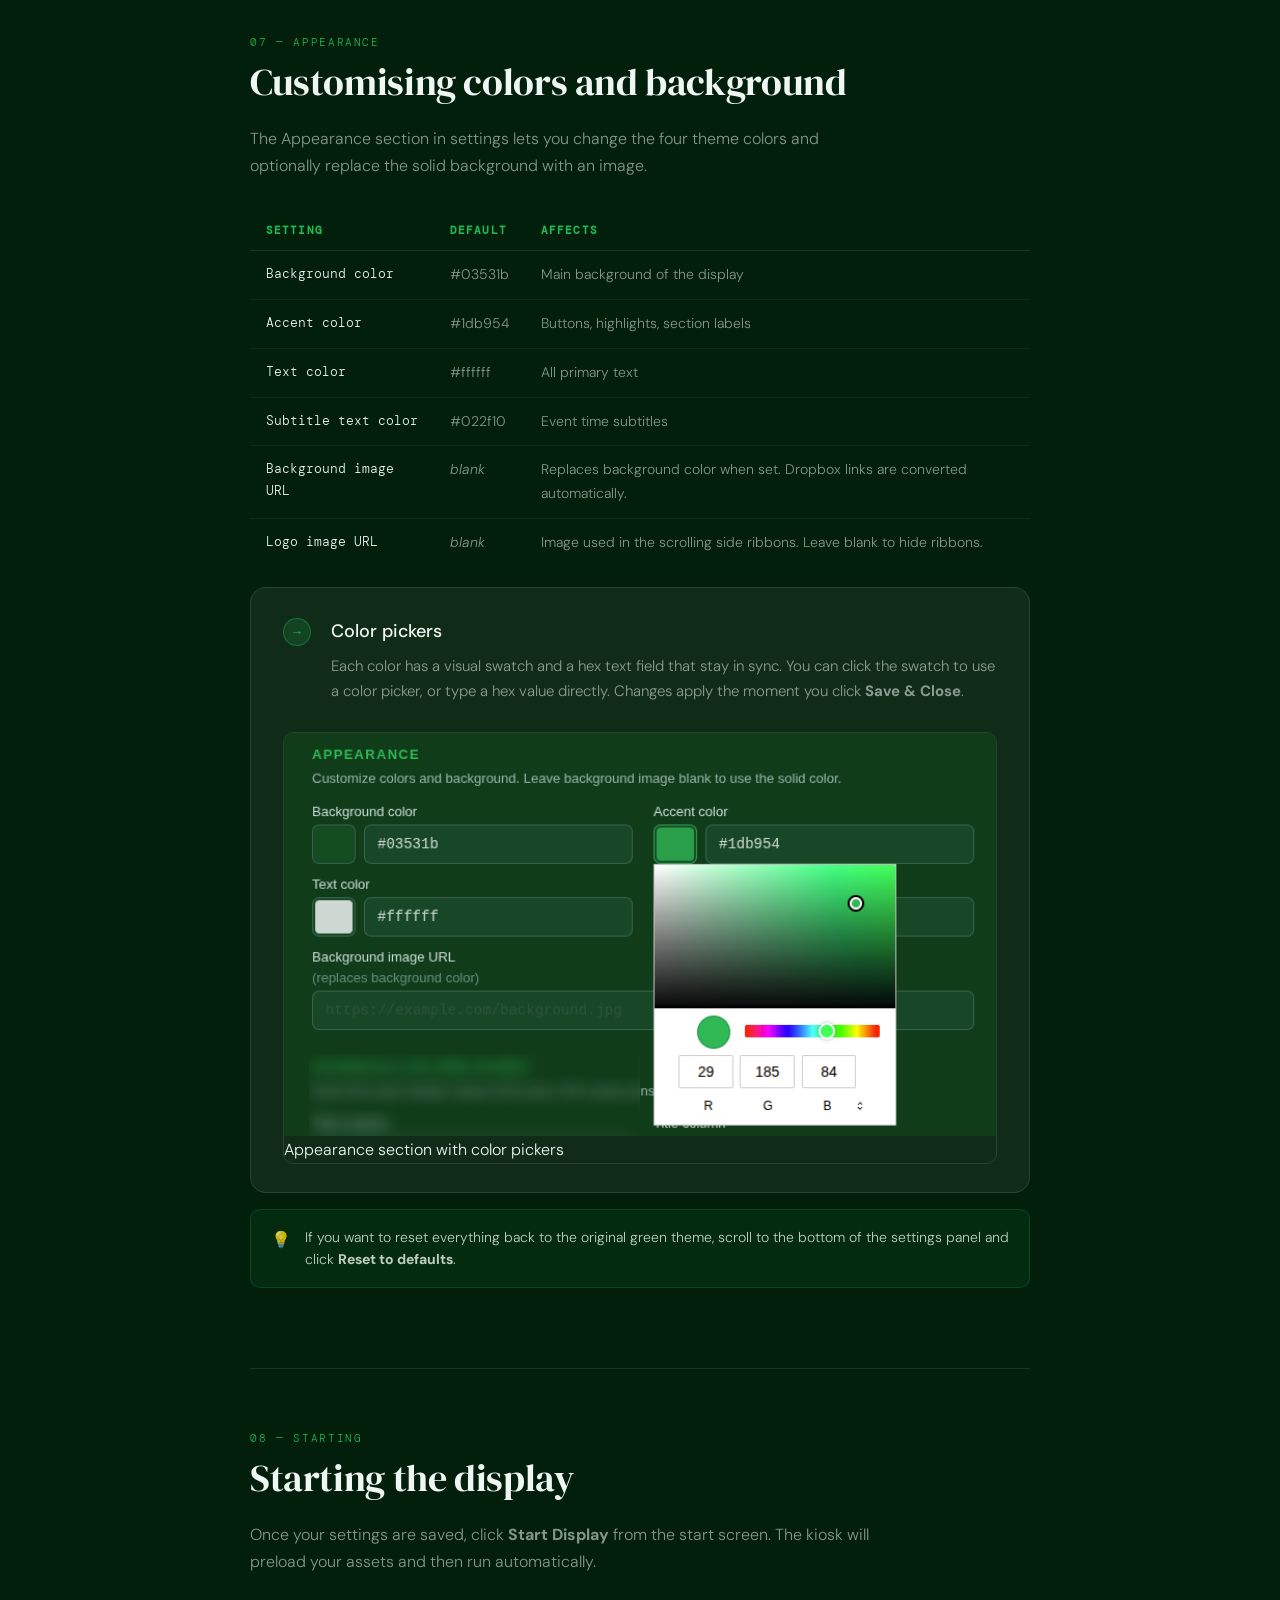
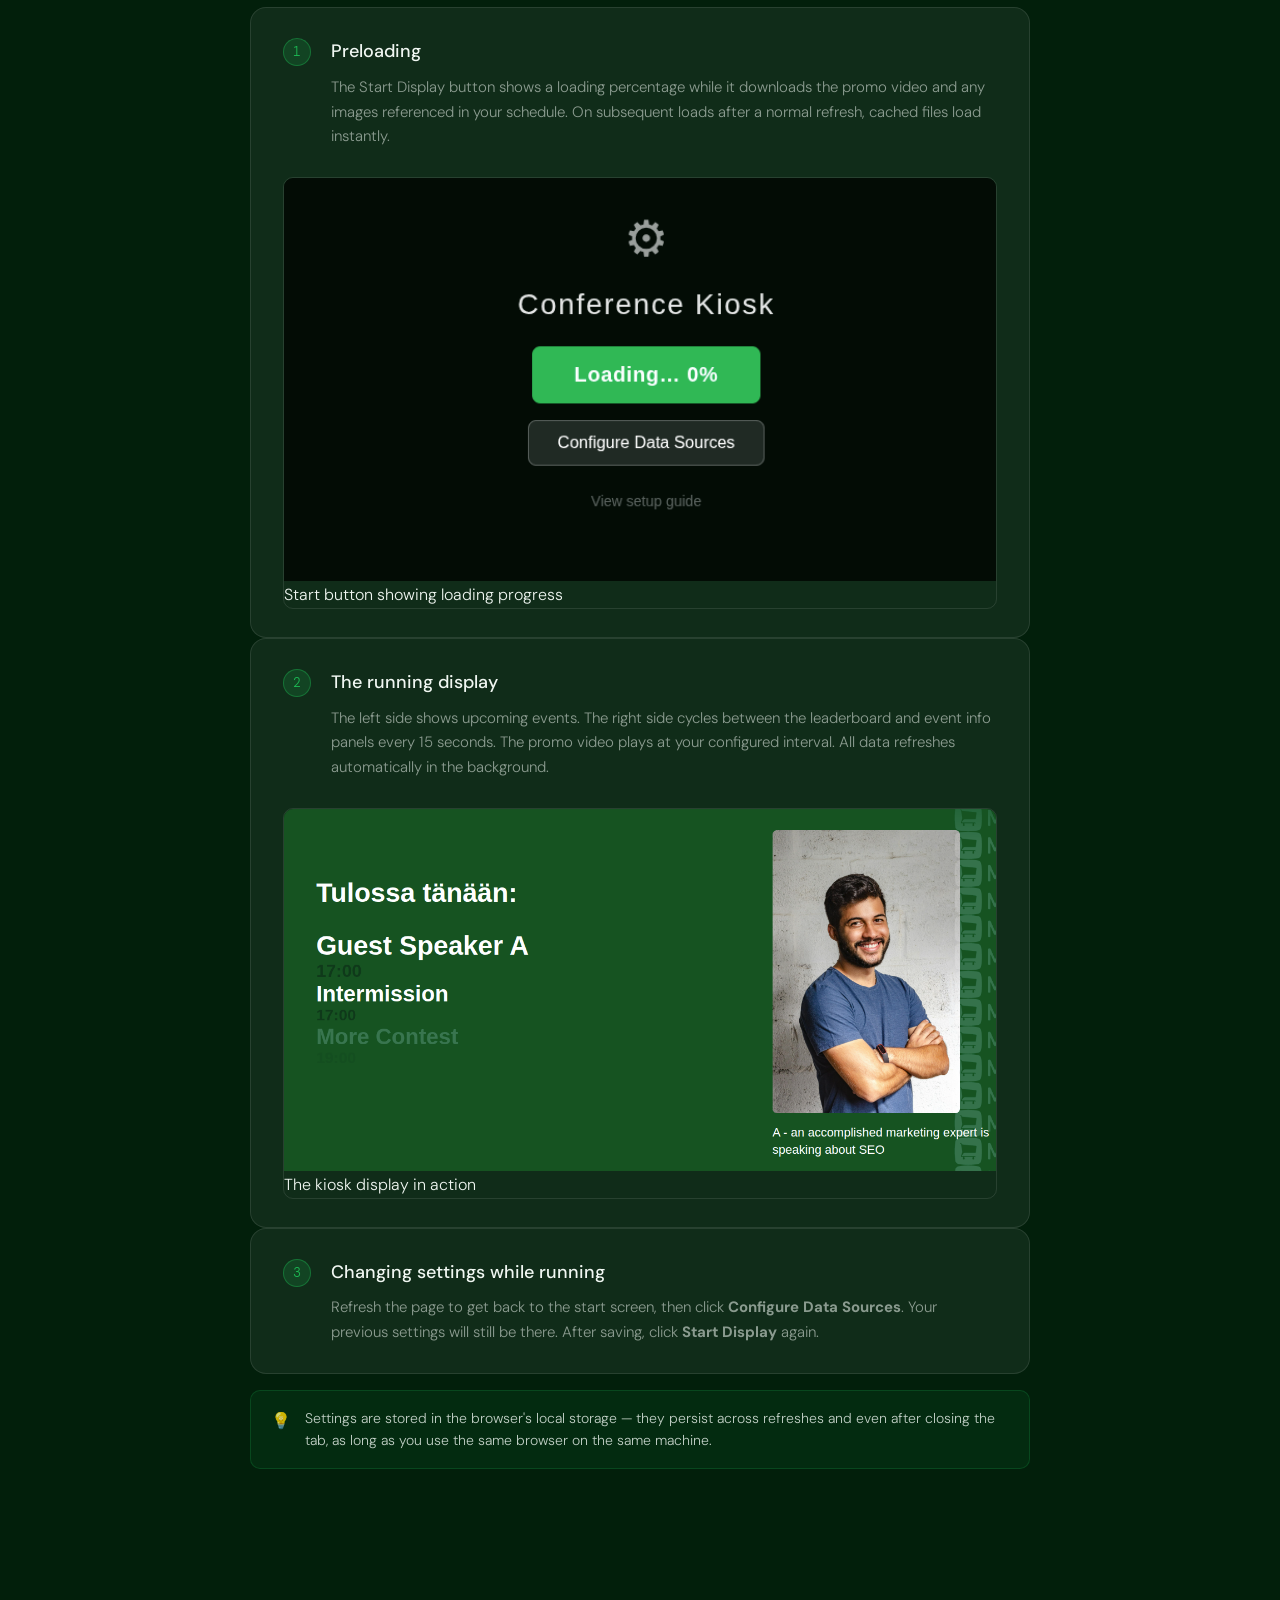
<file: tutorial.html>
<!DOCTYPE html>
<html lang="en">
<head>
  <meta charset="UTF-8">
  <meta name="viewport" content="width=device-width, initial-scale=1.0">
  <title>Conference Kiosk — Setup Guide</title>
  <link rel="preconnect" href="https://fonts.googleapis.com">
  <link href="https://fonts.googleapis.com/css2?family=DM+Serif+Display:ital@0;1&family=DM+Mono:wght@400;500&family=DM+Sans:wght@300;400;500&display=swap" rel="stylesheet">
  <style>
    :root {
      --bg:        #03531b;
      --bg-dark:   #021f0b;
      --bg-card:   rgba(255,255,255,0.06);
      --bg-card-hover: rgba(255,255,255,0.09);
      --accent:    #1db954;
      --accent-dim: rgba(29,185,84,0.18);
      --text:      #f0f7f2;
      --text-muted: rgba(240,247,242,0.55);
      --border:    rgba(255,255,255,0.1);
      --step-size: 28px;
    }

    *, *::before, *::after { box-sizing: border-box; margin: 0; padding: 0; }

    html { scroll-behavior: smooth; }

    body {
      background: var(--bg-dark);
      color: var(--text);
      font-family: 'DM Sans', sans-serif;
      font-weight: 300;
      line-height: 1.7;
      min-height: 100vh;
    }

    /* ── NOISE OVERLAY ── */
    body::before {
      content: '';
      position: fixed;
      inset: 0;
      background-image: url("data:image/svg+xml,%3Csvg viewBox='0 0 256 256' xmlns='http://www.w3.org/2000/svg'%3E%3Cfilter id='noise'%3E%3CfeTurbulence type='fractalNoise' baseFrequency='0.9' numOctaves='4' stitchTiles='stitch'/%3E%3C/filter%3E%3Crect width='100%25' height='100%25' filter='url(%23noise)' opacity='0.04'/%3E%3C/svg%3E");
      pointer-events: none;
      z-index: 0;
    }

    /* ── HERO ── */
    .hero {
      position: relative;
      background: linear-gradient(160deg, var(--bg) 0%, var(--bg-dark) 100%);
      border-bottom: 1px solid var(--border);
      padding: 80px 0 60px;
      overflow: hidden;
    }

    .hero::after {
      content: '';
      position: absolute;
      top: -120px; right: -120px;
      width: 500px; height: 500px;
      background: radial-gradient(circle, rgba(29,185,84,0.12) 0%, transparent 70%);
      pointer-events: none;
    }

    .hero-inner {
      max-width: 860px;
      margin: 0 auto;
      padding: 0 40px;
      position: relative;
      z-index: 1;
    }

    .hero-badge {
      display: inline-flex;
      align-items: center;
      gap: 8px;
      background: var(--accent-dim);
      border: 1px solid rgba(29,185,84,0.3);
      border-radius: 100px;
      padding: 5px 14px;
      font-size: 12px;
      font-family: 'DM Mono', monospace;
      color: var(--accent);
      letter-spacing: 0.08em;
      text-transform: uppercase;
      margin-bottom: 28px;
    }

    .hero-badge::before {
      content: '';
      width: 6px; height: 6px;
      border-radius: 50%;
      background: var(--accent);
      box-shadow: 0 0 8px var(--accent);
    }

    .hero h1 {
      font-family: 'DM Serif Display', serif;
      font-size: clamp(40px, 6vw, 64px);
      font-weight: 400;
      line-height: 1.1;
      letter-spacing: -0.02em;
      margin-bottom: 20px;
      color: var(--text);
    }

    .hero h1 em {
      font-style: italic;
      color: var(--accent);
    }

    .hero-sub {
      font-size: 18px;
      color: var(--text-muted);
      max-width: 560px;
      margin-bottom: 40px;
    }

    .hero-back {
      display: inline-flex;
      align-items: center;
      gap: 8px;
      color: var(--text-muted);
      text-decoration: none;
      font-size: 14px;
      font-family: 'DM Mono', monospace;
      transition: color 0.2s;
    }
    .hero-back:hover { color: var(--accent); }
    .hero-back::before { content: '←'; }

    /* ── TOC ── */
    .toc-bar {
      background: rgba(0,0,0,0.3);
      border-bottom: 1px solid var(--border);
      position: sticky;
      top: 0;
      z-index: 100;
      backdrop-filter: blur(12px);
    }

    .toc-inner {
      max-width: 860px;
      margin: 0 auto;
      padding: 0 40px;
      display: flex;
      gap: 0;
      overflow-x: auto;
      scrollbar-width: none;
    }
    .toc-inner::-webkit-scrollbar { display: none; }

    .toc-link {
      display: block;
      padding: 14px 20px;
      font-size: 13px;
      color: var(--text-muted);
      text-decoration: none;
      white-space: nowrap;
      border-bottom: 2px solid transparent;
      transition: color 0.2s, border-color 0.2s;
      font-family: 'DM Mono', monospace;
    }
    .toc-link:hover {
      color: var(--text);
      border-bottom-color: rgba(255,255,255,0.2);
    }

    /* ── MAIN CONTENT ── */
    .content {
      max-width: 860px;
      margin: 0 auto;
      padding: 60px 40px 120px;
      position: relative;
      z-index: 1;
    }

    /* ── SECTION ── */
    .section {
      margin-bottom: 80px;
    }

    .section-label {
      font-family: 'DM Mono', monospace;
      font-size: 11px;
      letter-spacing: 0.15em;
      text-transform: uppercase;
      color: var(--accent);
      margin-bottom: 10px;
    }

    .section h2 {
      font-family: 'DM Serif Display', serif;
      font-size: clamp(26px, 4vw, 38px);
      font-weight: 400;
      line-height: 1.15;
      letter-spacing: -0.01em;
      margin-bottom: 20px;
      color: var(--text);
    }

    .section > p {
      font-size: 16px;
      color: var(--text-muted);
      margin-bottom: 32px;
      max-width: 640px;
    }

    /* ── STEP CARDS ── */
    .steps {
      display: flex;
      flex-direction: column;
      gap: 24px;
    }

    .step {
      background: var(--bg-card);
      border: 1px solid var(--border);
      border-radius: 16px;
      overflow: hidden;
      transition: background 0.2s;
    }
    .step:hover { background: var(--bg-card-hover); }

    .step-header {
      display: flex;
      align-items: flex-start;
      gap: 20px;
      padding: 28px 32px;
    }

    .step-num {
      flex-shrink: 0;
      width: var(--step-size);
      height: var(--step-size);
      border-radius: 50%;
      background: var(--accent-dim);
      border: 1px solid rgba(29,185,84,0.4);
      color: var(--accent);
      font-family: 'DM Mono', monospace;
      font-size: 13px;
      display: flex;
      align-items: center;
      justify-content: center;
      margin-top: 2px;
    }

    .step-body h3 {
      font-family: 'DM Sans', sans-serif;
      font-weight: 500;
      font-size: 18px;
      margin-bottom: 8px;
      color: var(--text);
    }

    .step-body p {
      font-size: 15px;
      color: var(--text-muted);
      line-height: 1.65;
    }

    .step-body p + p { margin-top: 10px; }

    .step-screenshot {
      margin: 0 32px 28px;
      border-radius: 10px;
      overflow: hidden;
      border: 1px solid var(--border);
    }

    .step-screenshot img {
      width: 100%;
      display: block;
    }

    /* Placeholder when image not yet linked */
    .screenshot-placeholder {
      width: 100%;
      aspect-ratio: 16/7;
      background: rgba(0,0,0,0.3);
      display: flex;
      flex-direction: column;
      align-items: center;
      justify-content: center;
      gap: 10px;
      color: var(--text-muted);
      font-family: 'DM Mono', monospace;
      font-size: 13px;
    }

    .screenshot-placeholder::before {
      content: '[ screenshot ]';
      font-size: 11px;
      letter-spacing: 0.1em;
      text-transform: uppercase;
      opacity: 0.4;
    }

    .screenshot-placeholder span {
      font-size: 13px;
      opacity: 0.6;
    }

    /* ── CODE BLOCK ── */
    .code-block {
      background: rgba(0,0,0,0.4);
      border: 1px solid var(--border);
      border-radius: 10px;
      padding: 16px 20px;
      font-family: 'DM Mono', monospace;
      font-size: 13px;
      color: #a8d8b8;
      line-height: 1.6;
      overflow-x: auto;
      margin: 16px 0;
    }

    .code-block .comment { color: rgba(168,216,184,0.4); }
    .code-block .string  { color: #1db954; }
    .code-block .keyword { color: #7dd3a8; }

    /* ── CALLOUT BOXES ── */
    .callout {
      display: flex;
      gap: 14px;
      padding: 16px 20px;
      border-radius: 10px;
      font-size: 14px;
      margin: 16px 0;
      line-height: 1.6;
    }

    .callout-icon {
      font-size: 16px;
      flex-shrink: 0;
      margin-top: 1px;
    }

    .callout.tip {
      background: rgba(29,185,84,0.08);
      border: 1px solid rgba(29,185,84,0.2);
      color: rgba(240,247,242,0.8);
    }

    .callout.warning {
      background: rgba(246,173,85,0.08);
      border: 1px solid rgba(246,173,85,0.25);
      color: rgba(246,200,160,0.85);
    }

    /* ── TABLE ── */
    .data-table {
      width: 100%;
      border-collapse: collapse;
      font-size: 14px;
      margin: 20px 0;
    }

    .data-table th {
      text-align: left;
      padding: 10px 16px;
      font-family: 'DM Mono', monospace;
      font-size: 11px;
      letter-spacing: 0.1em;
      text-transform: uppercase;
      color: var(--accent);
      border-bottom: 1px solid var(--border);
    }

    .data-table td {
      padding: 12px 16px;
      border-bottom: 1px solid rgba(255,255,255,0.05);
      color: var(--text-muted);
      vertical-align: top;
    }

    .data-table td:first-child {
      font-family: 'DM Mono', monospace;
      color: var(--text);
      font-size: 13px;
    }

    .data-table tr:last-child td { border-bottom: none; }

    /* ── DIVIDER ── */
    .divider {
      height: 1px;
      background: var(--border);
      margin: 60px 0;
    }

    /* ── RESPONSIVE ── */
    @media (max-width: 600px) {
      .hero-inner, .toc-inner, .content { padding-left: 20px; padding-right: 20px; }
      .step-header { padding: 20px; }
      .step-screenshot { margin: 0 20px 20px; }
    }
  </style>
</head>
<body>

  <!-- ── HERO ── -->
  <header class="hero">
    <div class="hero-inner">
      <a href="kioskindex.html" class="hero-back">Back to kiosk</a>
      <br><br>
      <div class="hero-badge">Setup Guide</div>
      <h1>Conference Kiosk<br><em>Tutorial</em></h1>
      <p class="hero-sub">Get your display running in minutes. Connect your Google Sheets data, configure the layout, and start the show.</p>
    </div>
  </header>

  <!-- ── TOC ── -->
  <nav class="toc-bar">
    <div class="toc-inner">
      <a class="toc-link" href="#overview">Overview</a>
      <a class="toc-link" href="#sheets">Google Sheets</a>
      <a class="toc-link" href="#configure">Configure</a>
      <a class="toc-link" href="#schedule-cols">Schedule columns</a>
      <a class="toc-link" href="#leaderboard-cols">Leaderboard columns</a>
      <a class="toc-link" href="#video">Promo video</a>
      <a class="toc-link" href="#appearance">Appearance</a>
      <a class="toc-link" href="#starting">Starting</a>
    </div>
  </nav>

  <!-- ── CONTENT ── -->
  <main class="content">

    <!-- OVERVIEW -->
    <section class="section" id="overview">
      <div class="section-label">01 — Overview</div>
      <h2>How it works</h2>
      <p>The kiosk reads live data from two Google Sheets CSVs — one for the event schedule and one for the leaderboard. It cycles automatically between panels, plays a promo video on a timer, and refreshes data every 30 seconds without any interaction needed.</p>

      <div class="steps">
        <div class="step">
          <div class="step-header">
            <div class="step-num">1</div>
            <div class="step-body">
              <h3>Prepare your Google Sheets</h3>
              <p>Set up a schedule sheet and a leaderboard sheet, then publish them as CSV so the kiosk can read them.</p>
            </div>
          </div>
        </div>
        <div class="step">
          <div class="step-header">
            <div class="step-num">2</div>
            <div class="step-body">
              <h3>Configure data sources</h3>
              <p>Paste the CSV URLs and map your column names in the settings panel.</p>
            </div>
          </div>
        </div>
        <div class="step">
          <div class="step-header">
            <div class="step-num">3</div>
            <div class="step-body">
              <h3>Start the display</h3>
              <p>Hit Start Display. The kiosk preloads assets and runs hands-free from there.</p>
            </div>
          </div>
        </div>
      </div>
    </section>

    <div class="divider"></div>

    <!-- GOOGLE SHEETS -->
    <section class="section" id="sheets">
      <div class="section-label">02 — Google Sheets</div>
      <h2>Publishing your sheets as CSV</h2>
      <p>The kiosk fetches data from publicly published CSV exports. Your sheet doesn't need to be shared with anyone — publishing to web is separate from sharing.</p>

      <div class="steps">
        <div class="step">
          <div class="step-header">
            <div class="step-num">1</div>
            <div class="step-body">
              <h3>Open File → Share → Publish to web</h3>
              <p>In your Google Sheet, go to <strong>File → Share → Publish to web</strong>.</p>
            </div>
          </div>
          <div class="step-screenshot">
            <img src="assets/images/tutorial1.png"><span>File → Share → Publish to web</span></div>
          </div>
        </div>

        <div class="step">
          <div class="step-header">
            <div class="step-num">2</div>
            <div class="step-body">
              <h3>Select the sheet tab and CSV format</h3>
              <p>In the first dropdown choose the specific tab you want to publish. In the second dropdown choose <strong>Comma-separated values (.csv)</strong>. Then click <strong>Publish</strong>.</p>
            </div>
          </div>
          <div class="step-screenshot">
            <img src="assets/images/tutorial2.png"><span>Publish to web dialog — select tab + CSV</span></div>
          </div>
        </div>

        <div class="step">
          <div class="step-header">
            <div class="step-num">3</div>
            <div class="step-body">
              <h3>Copy the URL</h3>
              <p>After publishing, copy the URL shown. It will look something like:</p>
              <div class="code-block">https://docs.google.com/spreadsheets/d/<span class="string">…</span>/pub?gid=<span class="string">0</span>&single=<span class="keyword">true</span>&output=<span class="string">csv</span></div>
              <p>Repeat for both your schedule sheet and leaderboard sheet.</p>
            </div>
          </div>
          <div class="step-screenshot">
            <img src="assets/images/tutorial3.png"><span>Copy the published CSV URL</span></div>
          </div>
        </div>
      </div>

      <div class="callout tip">
        <span class="callout-icon">💡</span>
        <div>Changes you make to your sheet are picked up automatically — the kiosk refreshes data every 30 seconds. You never need to re-publish after the initial setup.</div>
      </div>
    </section>

    <div class="divider"></div>

    <!-- CONFIGURE -->
    <section class="section" id="configure">
      <div class="section-label">03 — Configure</div>
      <h2>Opening the settings panel</h2>
      <p>From the start screen, click <strong>Configure Data Sources</strong> to open settings. Once the display is running, you can still open settings by refreshing the page and clicking Configure again — your settings are saved in the browser.</p>

      <div class="steps">
        <div class="step">
          <div class="step-header">
            <div class="step-num">1</div>
            <div class="step-body">
              <h3>The start screen</h3>
              <p>When you first open the kiosk you'll see the start screen. Click <strong>Configure Data Sources</strong> before starting.</p>
            </div>
          </div>
          <div class="step-screenshot">
            <img src="assets/images/tutorial4.png"><span>Start screen with Configure button</span></div>
          </div>
        </div>

        <div class="step">
          <div class="step-header">
            <div class="step-num">2</div>
            <div class="step-body">
              <h3>Paste your CSV URLs</h3>
              <p>Under <strong>CSV Sources</strong>, paste the two URLs you copied from Google Sheets — one for the schedule, one for the leaderboard.</p>
            </div>
          </div>
          <div class="step-screenshot">
            <img src="assets/images/tutorial5.png"><span>CSV Sources section in settings</span></div>
          </div>
        </div>
      </div>
    </section>

    <div class="divider"></div>

    <!-- SCHEDULE COLUMNS -->
    <section class="section" id="schedule-cols">
      <div class="section-label">04 — Schedule columns</div>
      <h2>Mapping your schedule sheet</h2>
      <p>Tell the kiosk which column names to look for in your schedule sheet. The defaults match the table below — if your sheet uses different names, just update them in settings.</p>

      <table class="data-table">
        <thead>
          <tr>
            <th>Setting name</th>
            <th>Default column</th>
            <th>Description</th>
          </tr>
        </thead>
        <tbody>
          <tr>
            <td>Time column</td>
            <td>time</td>
            <td>Date and time of the event. Accepts most formats: <code>14:30</code>, <code>25.6.2025 14:30</code>, <code>2025-06-25 14:30</code></td>
          </tr>
          <tr>
            <td>Title column</td>
            <td>title</td>
            <td>Event name shown on the left side of the display</td>
          </tr>
          <tr>
            <td>Description column</td>
            <td>description</td>
            <td>Text shown in the right side panel. HTML tags are supported.</td>
          </tr>
          <tr>
            <td>Image URL column</td>
            <td>image</td>
            <td>A direct URL to an image shown alongside the description. Dropbox share links are converted automatically.</td>
          </tr>
          <tr>
            <td>ID column</td>
            <td>id</td>
            <td>Optional internal identifier. Not displayed.</td>
          </tr>
          <tr>
            <td>Upcoming events to show</td>
            <td><em>3</em></td>
            <td>How many upcoming events to list on the left side. The list fades towards the bottom.</td>
          </tr>
        </tbody>
      </table>

      <div class="step">
        <div class="step-header">
          <div class="step-num">→</div>
          <div class="step-body">
            <h3>Example sheet layout</h3>
            <p>Your schedule sheet should have one row per event with at minimum a <code>time</code> and <code>title</code> column. Extra columns are ignored.</p>
          </div>
        </div>
        <div class="step-screenshot">
          <img src="assets/images/tutorial6.png"><span>Example schedule sheet in Google Sheets</span></div>
        </div>
      </div>

      <div class="callout tip">
        <span class="callout-icon">💡</span>
        <div>Only events in the future are shown. Past events are automatically hidden, so you can keep old rows in the sheet without them cluttering the display.</div>
      </div>
    </section>

    <div class="divider"></div>

    <!-- LEADERBOARD COLUMNS -->
    <section class="section" id="leaderboard-cols">
      <div class="section-label">05 — Leaderboard columns</div>
      <h2>Mapping your leaderboard sheet</h2>
      <p>The leaderboard sheet needs a name (either one full-name column, or separate first + last columns), a company, and a score.</p>

      <table class="data-table">
        <thead>
          <tr>
            <th>Setting name</th>
            <th>Default column</th>
            <th>Description</th>
          </tr>
        </thead>
        <tbody>
          <tr>
            <td>Full name column</td>
            <td><em>blank</em></td>
            <td>Use this if your sheet has a single combined name column. Leave blank if using first + last.</td>
          </tr>
          <tr>
            <td>First name column</td>
            <td>first</td>
            <td>Used together with Last name when names are in separate columns.</td>
          </tr>
          <tr>
            <td>Last name column</td>
            <td>last</td>
            <td>Used together with First name.</td>
          </tr>
          <tr>
            <td>Company column</td>
            <td>company</td>
            <td>Organisation or team name shown below the participant's name.</td>
          </tr>
          <tr>
            <td>Score column</td>
            <td>score</td>
            <td>Numeric score. Must be a plain number.</td>
          </tr>
          <tr>
            <td>Sort order</td>
            <td>Ascending</td>
            <td>Ascending = lowest score first (e.g. golf). Descending = highest score first.</td>
          </tr>
          <tr>
            <td>Rows to display</td>
            <td><em>5</em></td>
            <td>How many rows to show on screen at once.</td>
          </tr>
        </tbody>
      </table>

      <div class="callout tip">
        <span class="callout-icon">💡</span>
        <div>You can use a Google Sheets <code>FILTER</code> formula to pull only selected columns from a private sheet into a published one — this way you can publish name and score without exposing other sensitive data.</div>
      </div>

      <div class="step">
        <div class="step-header">
          <div class="step-num">→</div>
          <div class="step-body">
            <h3>Filtering from a private sheet (Finnish locale)</h3>
            <p>If your participant data is in a sheet called <strong>Kilpailijat</strong> and you only want to expose certain columns, put this formula in cell A1 of a new published sheet:</p>
            <div class="code-block"><span class="comment">={</span>
  <span class="string">{"first"\"last"\"company"\"score"}</span><span class="comment">;</span>
  FILTER(
    <span class="comment">{</span>Kilpailijat!A2:A\Kilpailijat!B2:B\Kilpailijat!C2:C\Kilpailijat!F2:F<span class="comment">}</span><span class="comment">;</span>
    Kilpailijat!A2:A &lt;&gt; <span class="string">""</span>
  )
<span class="comment">}</span></div>
            <p>Adjust the column references to match where your data lives. The <code>\</code> separator is for Finnish locale — use <code>,</code> if your locale is set to US/English.</p>
          </div>
        </div>
      </div>
    </section>

    <div class="divider"></div>

    <!-- PROMO VIDEO -->
    <section class="section" id="video">
      <div class="section-label">06 — Promo video</div>
      <h2>Setting up the promo video</h2>
      <p>The kiosk can play a fullscreen promo video on a repeating timer. The video plays automatically and returns to the schedule view when it ends.</p>

      <div class="steps">
        <div class="step">
          <div class="step-header">
            <div class="step-num">1</div>
            <div class="step-body">
              <h3>Upload to Dropbox</h3>
              <p>Upload your video file to Dropbox and click <strong>Share → Copy link</strong>. You'll get a URL ending in <code>?dl=0</code>. Paste it as-is — the kiosk converts it to a direct link automatically.</p>
            </div>
          </div>
          <div class="step-screenshot">
            <img src="assets/images/tutorial7.png"><span>Dropbox share link dialog</span></div>
          </div>
        </div>

        <div class="step">
          <div class="step-header">
            <div class="step-num">2</div>
            <div class="step-body">
              <h3>Paste into settings and set the interval</h3>
              <p>Paste the Dropbox URL into <strong>Promo Video URL</strong> and set how often it should play under <strong>Play every (minutes)</strong>. Leave the URL blank to skip video playback entirely.</p>
            </div>
          </div>
          <div class="step-screenshot">
            <img src="assets/images/tutorial8.png"><span>Promo video settings fields</span></div>
          </div>
        </div>
      </div>

      <div class="callout warning">
        <span class="callout-icon">⚠</span>
        <div><strong>Use .mp4 format.</strong> QuickTime <code>.mov</code> files only play reliably in Safari. If your source is a <code>.mov</code>, convert it first: <code style="font-family:monospace;font-size:13px">ffmpeg -i input.mov -c copy output.mp4</code></div>
      </div>

      <div class="callout warning">
        <span class="callout-icon">⚠</span>
        <div><strong>Google Drive links don't work for video.</strong> Drive doesn't serve video files directly to browser video players. Use Dropbox, GitHub raw URLs, or any direct-serve host instead.</div>
      </div>
    </section>

    <div class="divider"></div>

    <!-- APPEARANCE -->
    <section class="section" id="appearance">
      <div class="section-label">07 — Appearance</div>
      <h2>Customising colors and background</h2>
      <p>The Appearance section in settings lets you change the four theme colors and optionally replace the solid background with an image.</p>

      <table class="data-table">
        <thead>
          <tr>
            <th>Setting</th>
            <th>Default</th>
            <th>Affects</th>
          </tr>
        </thead>
        <tbody>
          <tr>
            <td>Background color</td>
            <td>#03531b</td>
            <td>Main background of the display</td>
          </tr>
          <tr>
            <td>Accent color</td>
            <td>#1db954</td>
            <td>Buttons, highlights, section labels</td>
          </tr>
          <tr>
            <td>Text color</td>
            <td>#ffffff</td>
            <td>All primary text</td>
          </tr>
          <tr>
            <td>Subtitle text color</td>
            <td>#022f10</td>
            <td>Event time subtitles</td>
          </tr>
          <tr>
            <td>Background image URL</td>
            <td><em>blank</em></td>
            <td>Replaces background color when set. Dropbox links are converted automatically.</td>
          </tr>
          <tr>
            <td>Logo image URL</td>
            <td><em>blank</em></td>
            <td>Image used in the scrolling side ribbons. Leave blank to hide ribbons.</td>
          </tr>
        </tbody>
      </table>

      <div class="step">
        <div class="step-header">
          <div class="step-num">→</div>
          <div class="step-body">
            <h3>Color pickers</h3>
            <p>Each color has a visual swatch and a hex text field that stay in sync. You can click the swatch to use a color picker, or type a hex value directly. Changes apply the moment you click <strong>Save & Close</strong>.</p>
          </div>
        </div>
        <div class="step-screenshot">
          <img src="assets/images/tutorial9.png"><span>Appearance section with color pickers</span></div>
        </div>
      </div>

      <div class="callout tip">
        <span class="callout-icon">💡</span>
        <div>If you want to reset everything back to the original green theme, scroll to the bottom of the settings panel and click <strong>Reset to defaults</strong>.</div>
      </div>
    </section>

    <div class="divider"></div>

    <!-- STARTING THE DISPLAY -->
    <section class="section" id="starting">
      <div class="section-label">08 — Starting</div>
      <h2>Starting the display</h2>
      <p>Once your settings are saved, click <strong>Start Display</strong> from the start screen. The kiosk will preload your assets and then run automatically.</p>

      <div class="steps">
        <div class="step">
          <div class="step-header">
            <div class="step-num">1</div>
            <div class="step-body">
              <h3>Preloading</h3>
              <p>The Start Display button shows a loading percentage while it downloads the promo video and any images referenced in your schedule. On subsequent loads after a normal refresh, cached files load instantly.</p>
            </div>
          </div>
          <div class="step-screenshot">
            <img src="assets/images/tutorial10.png"><span>Start button showing loading progress</span></div>
          </div>
        </div>

        <div class="step">
          <div class="step-header">
            <div class="step-num">2</div>
            <div class="step-body">
              <h3>The running display</h3>
              <p>The left side shows upcoming events. The right side cycles between the leaderboard and event info panels every 15 seconds. The promo video plays at your configured interval. All data refreshes automatically in the background.</p>
            </div>
          </div>
          <div class="step-screenshot">
            <img src="assets/images/tutorial11.png"><span>The kiosk display in action</span></div>
          </div>
        </div>

        <div class="step">
          <div class="step-header">
            <div class="step-num">3</div>
            <div class="step-body">
              <h3>Changing settings while running</h3>
              <p>Refresh the page to get back to the start screen, then click <strong>Configure Data Sources</strong>. Your previous settings will still be there. After saving, click <strong>Start Display</strong> again.</p>
            </div>
          </div>
        </div>
      </div>

      <div class="callout tip">
        <span class="callout-icon">💡</span>
        <div>Settings are stored in the browser's local storage — they persist across refreshes and even after closing the tab, as long as you use the same browser on the same machine.</div>
      </div>
    </section>

  </main>

</body>
</html>
</file>
